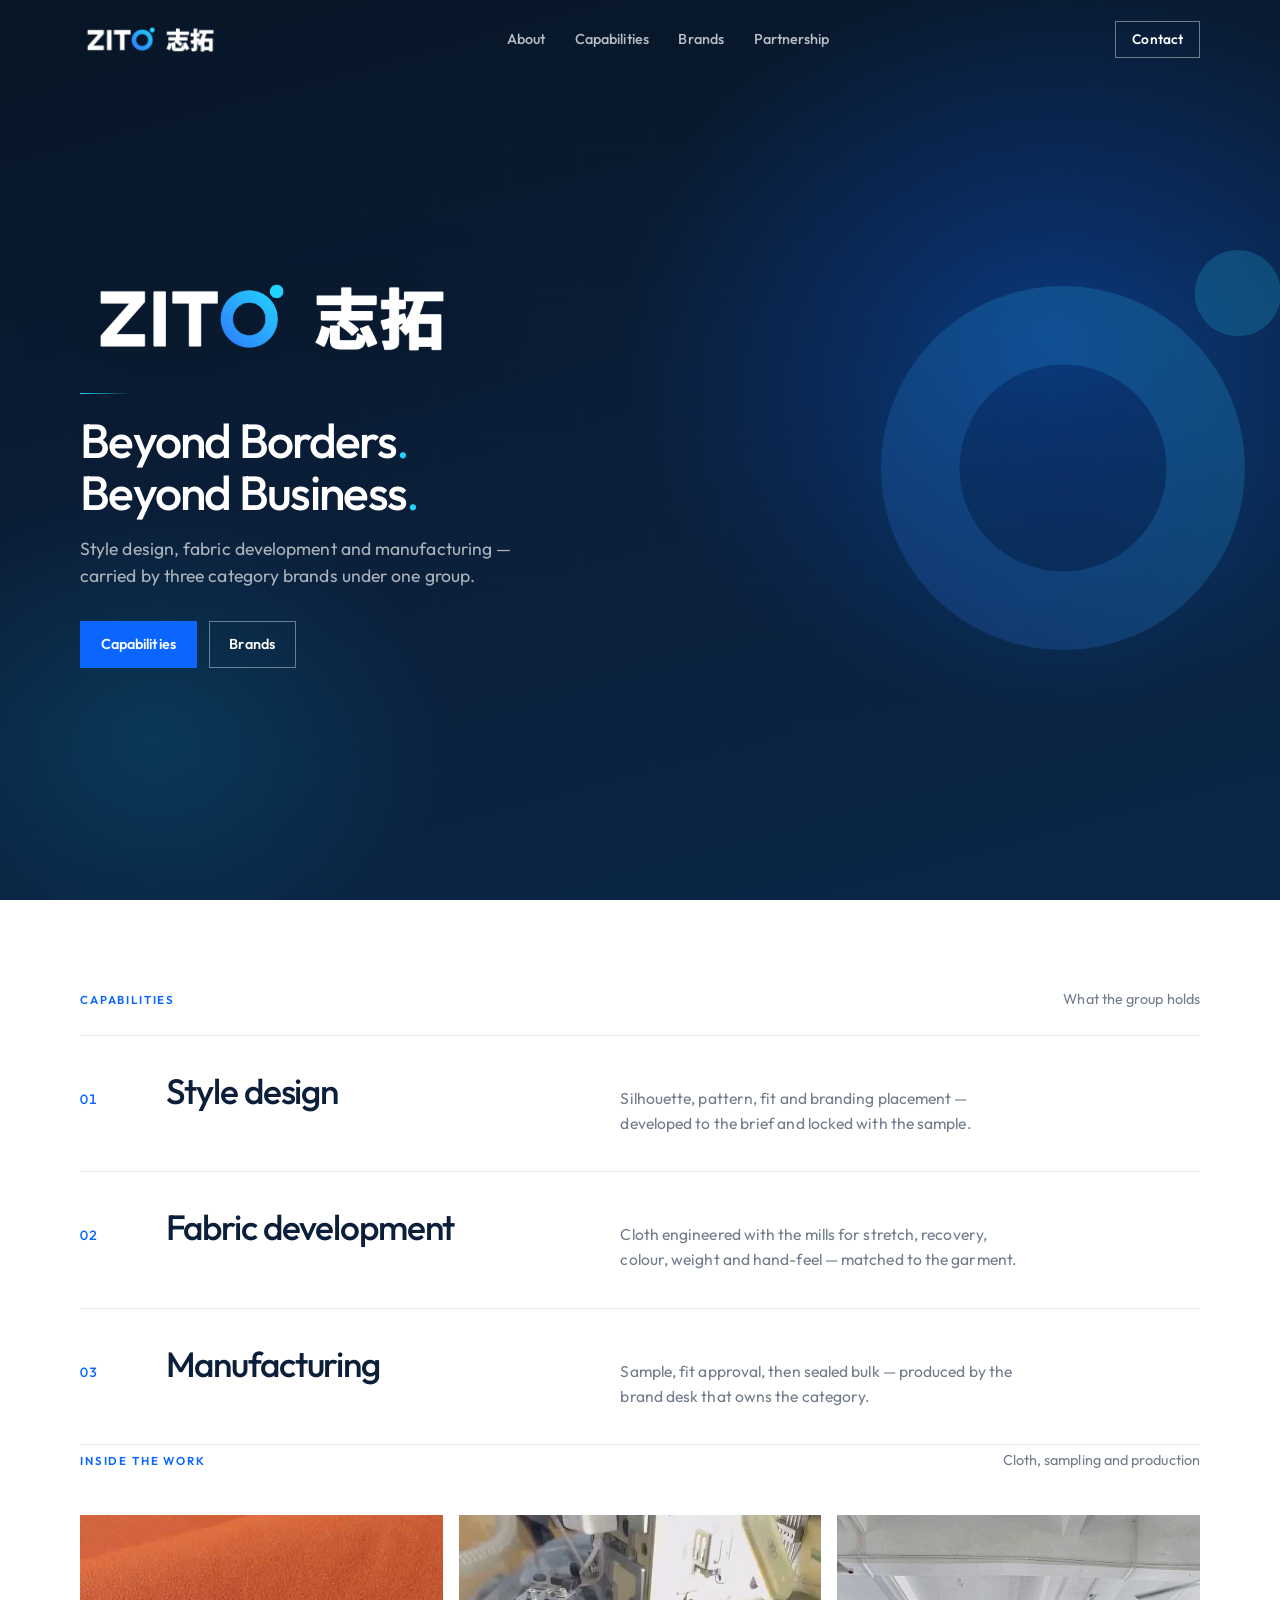
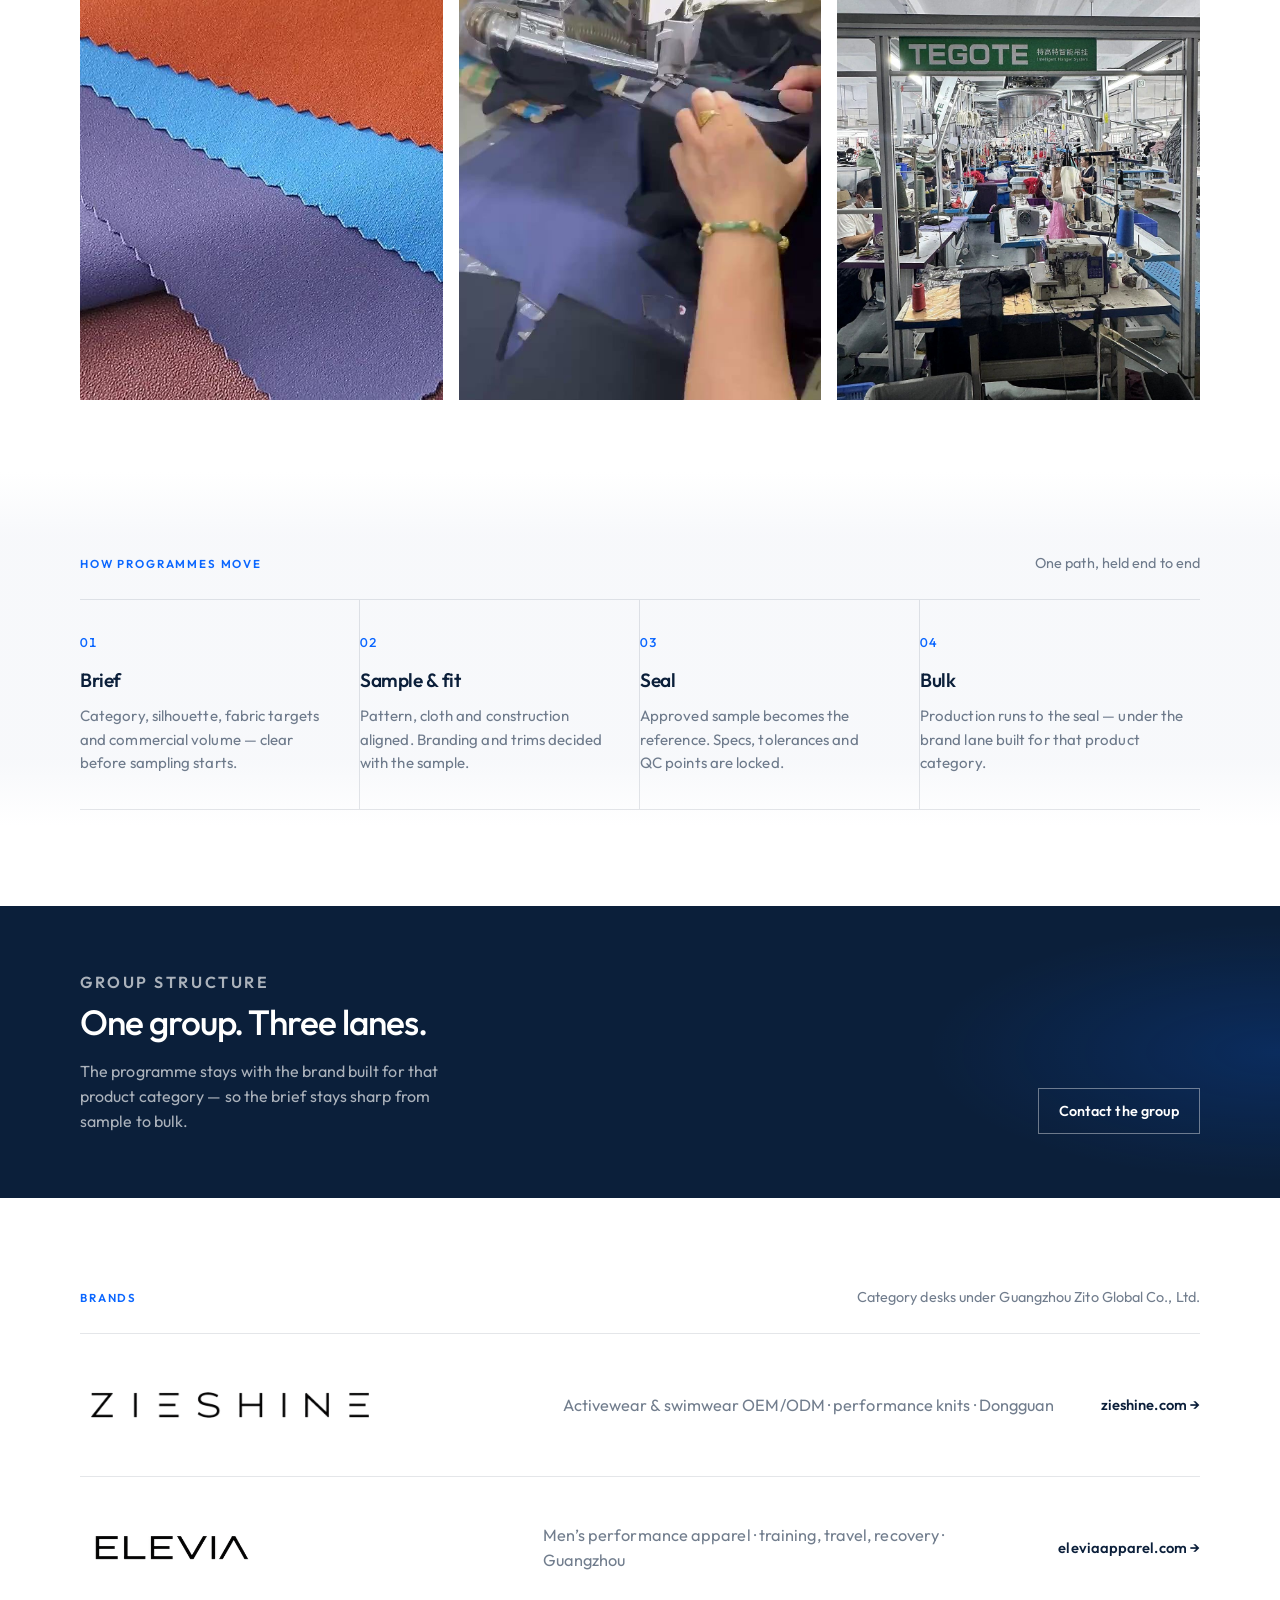
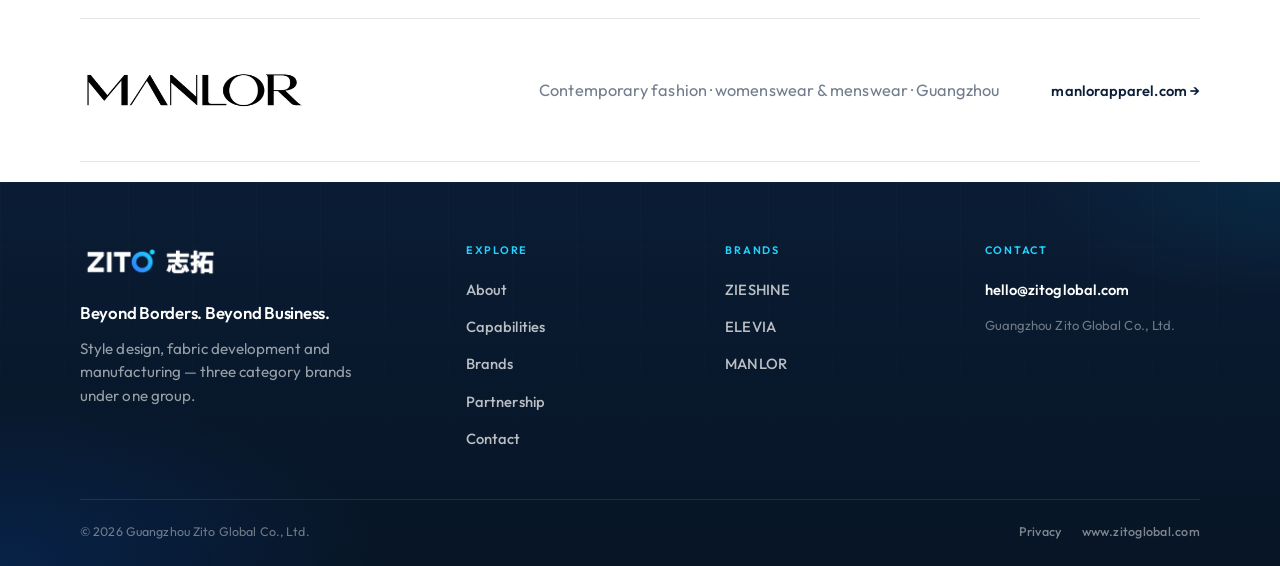
<file: index.html>
<!DOCTYPE html>
<html lang="en">
<head>
  <meta charset="utf-8">
  <meta name="viewport" content="width=device-width, initial-scale=1">
  <title>ZITO | Beyond Borders. Beyond Business.</title>
  <meta name="description" content="ZITO GLOBAL — Beyond Borders. Beyond Business. Style design, fabric development and manufacturing across ZIESHINE, ELEVIA and MANLOR.">
  <link rel="canonical" href="https://www.zitoglobal.com/">
  <meta property="og:type" content="website">
  <meta property="og:site_name" content="ZITO">
  <meta property="og:title" content="ZITO | Beyond Borders. Beyond Business.">
  <meta property="og:description" content="Style design, fabric development and manufacturing — across ZIESHINE, ELEVIA and MANLOR.">
  <meta property="og:url" content="https://www.zitoglobal.com/">
  <meta property="og:image" content="https://www.zitoglobal.com/assets/brand/zito-icon.png">
  <meta name="theme-color" content="#0B1F3A">
  <link rel="icon" type="image/png" sizes="32x32" href="/assets/brand/favicon-32.png">
  <link rel="apple-touch-icon" href="/assets/brand/favicon-180.png">
  <link rel="manifest" href="/site.webmanifest">
  <link rel="preconnect" href="https://fonts.googleapis.com">
  <link rel="preconnect" href="https://fonts.gstatic.com" crossorigin>
  <link href="https://fonts.googleapis.com/css2?family=Outfit:wght@400;500;600&display=swap" rel="stylesheet">
  <link rel="stylesheet" href="/assets/css/site.css?v=8">
</head>
<body class="home">
  <a class="skip" href="#main">Skip to content</a>
  <header class="site-header">
    <div class="nav">
      <a class="brand-logo" href="/" aria-label="ZITO home">
        <img class="logo-on-light" src="/assets/brand/logo-nav.png" alt="ZITO 志拓" width="460" height="128">
        <img class="logo-on-dark" src="/assets/brand/logo-hero.png" alt="" width="1151" height="320">
      </a>
      <ul class="menu" id="menu">
        <li><a href="/about.html">About</a></li>
        <li><a href="/capabilities.html">Capabilities</a></li>
        <li><a href="/brands.html">Brands</a></li>
        <li><a href="/partnership.html">Partnership</a></li>
        <li class="menu-cta"><a href="/contact.html">Contact</a></li>
      </ul>
      <a class="nav-cta" href="/contact.html">Contact</a>
      <button class="burger" id="burger" type="button" aria-label="Open menu" aria-expanded="false" aria-controls="menu">
        <span></span><span></span><span></span>
      </button>
    </div>
  </header>

  <main id="main">
    <section class="hero">
      <div class="hero-wash" aria-hidden="true"></div>
      <div class="hero-mesh" aria-hidden="true"></div>
      <div class="hero-orbit" aria-hidden="true">
        <img src="/assets/brand/zito-symbol-dark.svg" alt="">
      </div>
      <div class="hero-grid">
        <div class="hero-copy">
          <img class="hero-wordmark" src="/assets/brand/logo-hero.png" alt="ZITO 志拓" width="1151" height="320">
          <p class="hero-rule" aria-hidden="true"></p>
          <h1>Beyond Borders<span class="dot">.</span><br>Beyond Business<span class="dot">.</span></h1>
          <p class="hero-lead">Style design, fabric development and manufacturing — carried by three category brands under one group.</p>
          <div class="hero-actions">
            <a class="btn btn-primary" href="/capabilities.html">Capabilities</a>
            <a class="btn btn-ghost" href="/brands.html">Brands</a>
          </div>
        </div>
      </div>
    </section>

    <section class="ledger" aria-labelledby="cap-label">
      <div class="wrap">
        <div class="section-label reveal" id="cap-label">
          <span>Capabilities</span>
          <em>What the group holds</em>
        </div>
        <a class="ledger-row reveal" href="/capabilities.html#design">
          <em>01</em>
          <h2>Style design</h2>
          <p>Silhouette, pattern, fit and branding placement — developed to the brief and locked with the sample.</p>
        </a>
        <a class="ledger-row reveal d2" href="/capabilities.html#fabric">
          <em>02</em>
          <h2>Fabric development</h2>
          <p>Cloth engineered with the mills for stretch, recovery, colour, weight and hand-feel — matched to the garment.</p>
        </a>
        <a class="ledger-row reveal d3" href="/capabilities.html#manufacturing">
          <em>03</em>
          <h2>Manufacturing</h2>
          <p>Sample, fit approval, then sealed bulk — produced by the brand desk that owns the category.</p>
        </a>
      </div>
    </section>

    <section class="section section-tight" aria-label="Inside the work">
      <div class="wrap">
        <div class="section-label reveal"><span>Inside the work</span><em>Cloth, sampling and production</em></div>
        <div class="photo-grid">
          <figure class="photo reveal"><img src="/assets/img/fabric-hub.jpg" alt="Fabric development" width="1080" height="682" loading="lazy"><figcaption>Fabric development</figcaption></figure>
          <figure class="photo reveal"><img src="/assets/img/factory-sewing.jpg" alt="Garment sewing" width="720" height="1280" loading="lazy"><figcaption>Sampling and sewing</figcaption></figure>
          <figure class="photo reveal"><img src="/assets/img/factory-floor.jpg" alt="Production floor" width="1050" height="1400" loading="lazy"><figcaption>Manufacturing</figcaption></figure>
        </div>
      </div>
    </section>

    <section class="pathway" aria-labelledby="path-label">
      <div class="wrap">
        <div class="section-label reveal" id="path-label">
          <span>How programmes move</span>
          <em>One path, held end to end</em>
        </div>
        <ol class="path-grid">
          <li class="reveal">
            <em>01</em>
            <h3>Brief</h3>
            <p>Category, silhouette, fabric targets and commercial volume — clear before sampling starts.</p>
          </li>
          <li class="reveal d2">
            <em>02</em>
            <h3>Sample &amp; fit</h3>
            <p>Pattern, cloth and construction aligned. Branding and trims decided with the sample.</p>
          </li>
          <li class="reveal d3">
            <em>03</em>
            <h3>Seal</h3>
            <p>Approved sample becomes the reference. Specs, tolerances and QC points are locked.</p>
          </li>
          <li class="reveal d3">
            <em>04</em>
            <h3>Bulk</h3>
            <p>Production runs to the seal — under the brand lane built for that product category.</p>
          </li>
        </ol>
      </div>
    </section>

    <section class="bridge">
      <div class="wrap bridge-inner reveal">
        <div class="bridge-copy">
          <p class="bridge-kicker">Group structure</p>
          <h2>One group. Three lanes.</h2>
          <p>The programme stays with the brand built for that product category — so the brief stays sharp from sample to bulk.</p>
        </div>
        <a class="btn btn-ghost" href="/contact.html">Contact the group</a>
      </div>
    </section>

    <section class="directory" aria-labelledby="brands-label">
      <div class="wrap">
        <div class="section-label reveal" id="brands-label">
          <span>Brands</span>
          <em>Category desks under Guangzhou Zito Global Co., Ltd.</em>
        </div>
        <a class="dir reveal" href="https://www.zieshine.com/" rel="noopener noreferrer" target="_blank">
          <span class="dir-mark zieshine"><img src="/assets/brand/zieshine-wordmark.png" alt="ZIESHINE" width="762" height="120"></span>
          <span class="dir-meta">Activewear &amp; swimwear OEM/ODM · performance knits · Dongguan</span>
          <i>zieshine.com</i>
        </a>
        <a class="dir reveal d2" href="https://eleviaapparel.com/" rel="noopener noreferrer" target="_blank">
          <span class="dir-mark elevia"><img src="/assets/brand/elevia-wordmark.png" alt="ELEVIA" width="333" height="100"></span>
          <span class="dir-meta">Men’s performance apparel · training, travel, recovery · Guangzhou</span>
          <i>eleviaapparel.com</i>
        </a>
        <a class="dir reveal d3" href="https://manlorapparel.com/" rel="noopener noreferrer" target="_blank">
          <span class="dir-mark manlor"><img src="/assets/brand/manlor-wordmark.png" alt="MANLOR" width="420" height="90"></span>
          <span class="dir-meta">Contemporary fashion · womenswear &amp; menswear · Guangzhou</span>
          <i>manlorapparel.com</i>
        </a>
      </div>
    </section>
  </main>

  <footer class="site-footer">
    <div class="footer-inner">
      <div class="footer-top">
        <div class="footer-identity">
          <a href="/" aria-label="ZITO home">
            <img src="/assets/brand/logo-hero.png" alt="ZITO 志拓" width="1151" height="320">
          </a>
          <p class="footer-slogan">Beyond Borders. Beyond Business.</p>
          <p>Style design, fabric development and manufacturing — three category brands under one group.</p>
        </div>
        <nav class="footer-col" aria-label="Explore">
          <h3>Explore</h3>
          <ul>
            <li><a href="/about.html">About</a></li>
            <li><a href="/capabilities.html">Capabilities</a></li>
            <li><a href="/brands.html">Brands</a></li>
        <li><a href="/partnership.html">Partnership</a></li>
            <li><a href="/contact.html">Contact</a></li>
          </ul>
        </nav>
        <nav class="footer-col" aria-label="Brands">
          <h3>Brands</h3>
          <ul>
            <li><a href="https://www.zieshine.com/" rel="noopener noreferrer" target="_blank">ZIESHINE</a></li>
            <li><a href="https://eleviaapparel.com/" rel="noopener noreferrer" target="_blank">ELEVIA</a></li>
            <li><a href="https://manlorapparel.com/" rel="noopener noreferrer" target="_blank">MANLOR</a></li>
          </ul>
        </nav>
        <div class="footer-col">
          <h3>Contact</h3>
          <ul>
            <li><a class="footer-mail" href="mailto:hello@zitoglobal.com">hello@zitoglobal.com</a></li>
          </ul>
          <p class="footer-legal">Guangzhou Zito Global Co., Ltd.</p>
        </div>
      </div>
      <div class="footer-bottom">
        <p>© <span id="y"></span> Guangzhou Zito Global Co., Ltd.</p>
        <div class="footer-bottom-links">
          <a href="/privacy.html">Privacy</a>
          <a href="https://www.zitoglobal.com/">www.zitoglobal.com</a>
        </div>
      </div>
    </div>
  </footer>
  <script>document.getElementById("y").textContent = new Date().getFullYear();</script>
  <script src="/assets/js/site.js?v=8"></script>
</body>
</html>
</file>
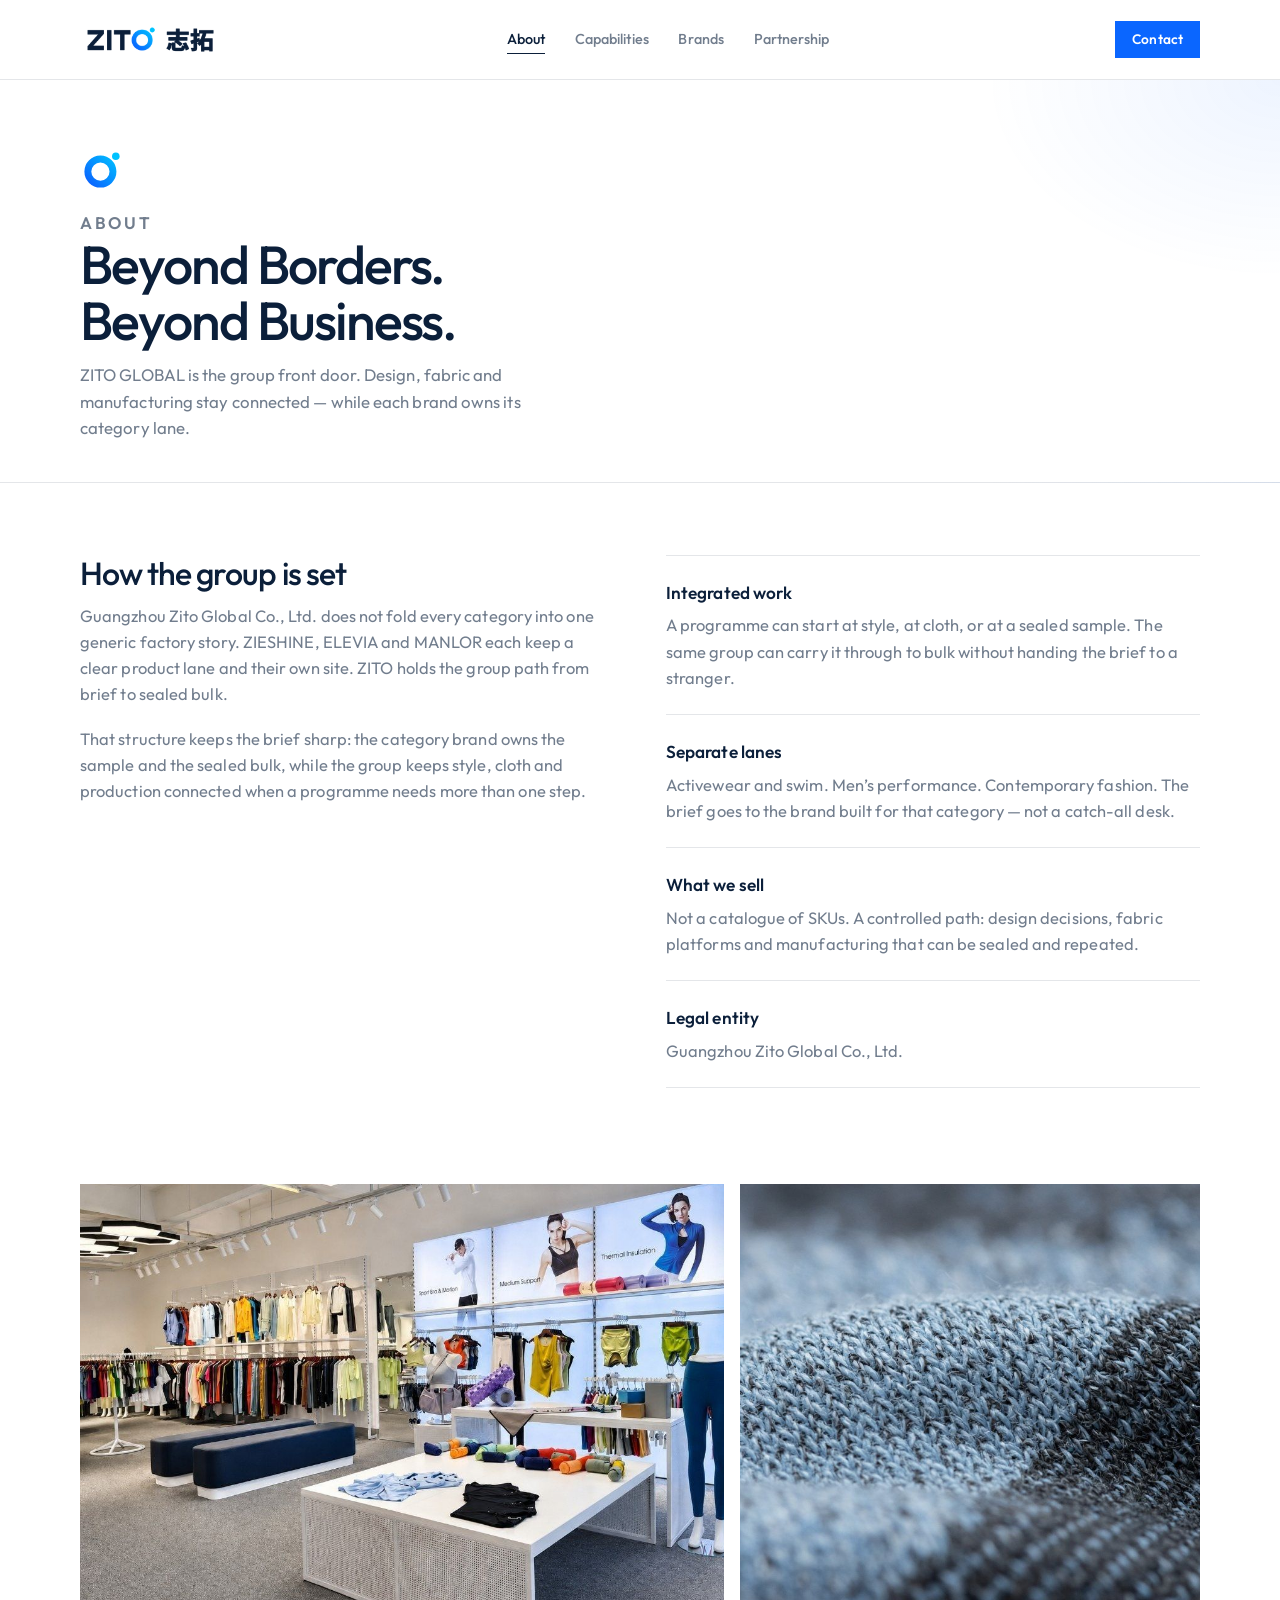
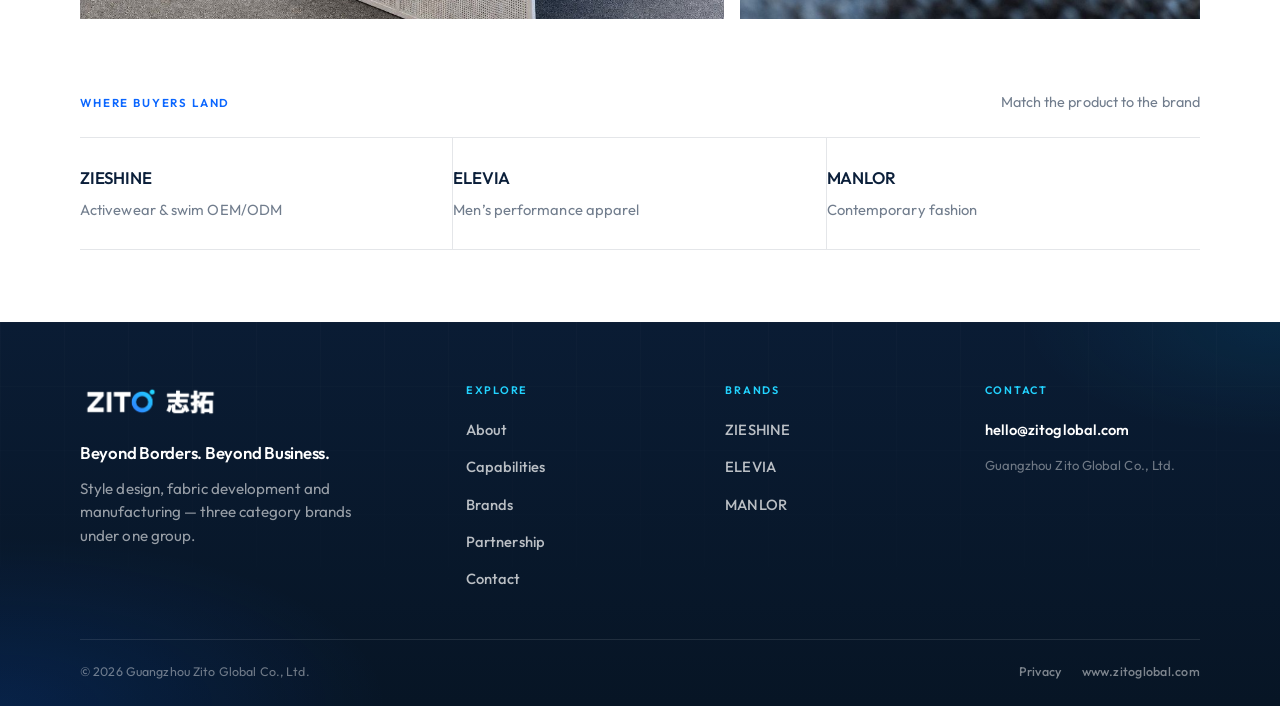
<file: about.html>
<!DOCTYPE html>
<html lang="en">
<head>
  <meta charset="utf-8">
  <meta name="viewport" content="width=device-width, initial-scale=1">
  <title>About — ZITO</title>
  <meta name="description" content="ZITO GLOBAL — Beyond Borders. Beyond Business. An apparel group for style design, fabric development and manufacturing.">
  <link rel="canonical" href="https://www.zitoglobal.com/about.html">
  <meta name="theme-color" content="#0B1F3A">
  <link rel="icon" type="image/png" sizes="32x32" href="/assets/brand/favicon-32.png">
  <link rel="apple-touch-icon" href="/assets/brand/favicon-180.png">
  <link rel="preconnect" href="https://fonts.googleapis.com">
  <link rel="preconnect" href="https://fonts.gstatic.com" crossorigin>
  <link href="https://fonts.googleapis.com/css2?family=Outfit:wght@400;500;600&display=swap" rel="stylesheet">
  <link rel="stylesheet" href="/assets/css/site.css?v=8">
</head>
<body>
  <a class="skip" href="#main">Skip to content</a>
  <header class="site-header">
    <div class="nav">
      <a class="brand-logo" href="/" aria-label="ZITO home">
        <img src="/assets/brand/logo-nav.png" alt="ZITO 志拓" width="460" height="128">
      </a>
      <ul class="menu" id="menu">
        <li><a href="/about.html" aria-current="page">About</a></li>
        <li><a href="/capabilities.html">Capabilities</a></li>
        <li><a href="/brands.html">Brands</a></li>
        <li><a href="/partnership.html">Partnership</a></li>
        <li class="menu-cta"><a href="/contact.html">Contact</a></li>
      </ul>
      <a class="nav-cta" href="/contact.html">Contact</a>
      <button class="burger" id="burger" type="button" aria-label="Open menu" aria-expanded="false" aria-controls="menu"><span></span><span></span><span></span></button>
    </div>
  </header>

  <main id="main">
    <section class="page-hero">
      <div class="wrap">
        <img class="mark" src="/assets/brand/zito-symbol.svg" alt="" width="48" height="48">
        <p class="page-kicker">About</p>
        <h1>Beyond Borders. Beyond Business.</h1>
        <p>ZITO GLOBAL is the group front door. Design, fabric and manufacturing stay connected — while each brand owns its category lane.</p>
      </div>
    </section>

    <section class="section">
      <div class="wrap split">
        <div class="reveal">
          <h2>How the group is set</h2>
          <p class="lede">Guangzhou Zito Global Co., Ltd. does not fold every category into one generic factory story. ZIESHINE, ELEVIA and MANLOR each keep a clear product lane and their own site. ZITO holds the group path from brief to sealed bulk.</p>
          <p class="lede">That structure keeps the brief sharp: the category brand owns the sample and the sealed bulk, while the group keeps style, cloth and production connected when a programme needs more than one step.</p>
        </div>
        <div class="stack reveal d2">
          <div class="panel">
            <h3>Integrated work</h3>
            <p>A programme can start at style, at cloth, or at a sealed sample. The same group can carry it through to bulk without handing the brief to a stranger.</p>
          </div>
          <div class="panel">
            <h3>Separate lanes</h3>
            <p>Activewear and swim. Men’s performance. Contemporary fashion. The brief goes to the brand built for that category — not a catch-all desk.</p>
          </div>
          <div class="panel">
            <h3>What we sell</h3>
            <p>Not a catalogue of SKUs. A controlled path: design decisions, fabric platforms and manufacturing that can be sealed and repeated.</p>
          </div>
          <div class="panel">
            <h3>Legal entity</h3>
            <p>Guangzhou Zito Global Co., Ltd.</p>
          </div>
        </div>
      </div>
    </section>

    <section class="section section-tight" aria-label="Group in pictures">
      <div class="wrap photo-grid two">
        <figure class="photo wide reveal"><img src="/assets/img/showroom.jpg" alt="Showroom" width="1024" height="768" loading="lazy"><figcaption>Showroom</figcaption></figure>
        <figure class="photo wide reveal"><img src="/assets/img/knit-macro.jpg" alt="Knit fabric close-up" width="1280" height="720" loading="lazy"><figcaption>Fabric detail</figcaption></figure>
      </div>
    </section>

    <section class="section section-tight">
      <div class="wrap">
        <div class="section-label reveal">
          <span>Where buyers land</span>
          <em>Match the product to the brand</em>
        </div>
        <div class="about-lanes reveal">
          <a href="https://www.zieshine.com/" rel="noopener noreferrer" target="_blank"><strong>ZIESHINE</strong><span>Activewear &amp; swim OEM/ODM</span></a>
          <a href="https://eleviaapparel.com/" rel="noopener noreferrer" target="_blank"><strong>ELEVIA</strong><span>Men’s performance apparel</span></a>
          <a href="https://manlorapparel.com/" rel="noopener noreferrer" target="_blank"><strong>MANLOR</strong><span>Contemporary fashion</span></a>
        </div>
      </div>
    </section>
  </main>

  <footer class="site-footer">
    <div class="footer-inner">
      <div class="footer-top">
        <div class="footer-identity">
          <a href="/" aria-label="ZITO home">
            <img src="/assets/brand/logo-hero.png" alt="ZITO 志拓" width="1151" height="320">
          </a>
          <p class="footer-slogan">Beyond Borders. Beyond Business.</p>
          <p>Style design, fabric development and manufacturing — three category brands under one group.</p>
        </div>
        <nav class="footer-col" aria-label="Explore">
          <h3>Explore</h3>
          <ul>
            <li><a href="/about.html">About</a></li>
            <li><a href="/capabilities.html">Capabilities</a></li>
            <li><a href="/brands.html">Brands</a></li>
        <li><a href="/partnership.html">Partnership</a></li>
            <li><a href="/contact.html">Contact</a></li>
          </ul>
        </nav>
        <nav class="footer-col" aria-label="Brands">
          <h3>Brands</h3>
          <ul>
            <li><a href="https://www.zieshine.com/" rel="noopener noreferrer" target="_blank">ZIESHINE</a></li>
            <li><a href="https://eleviaapparel.com/" rel="noopener noreferrer" target="_blank">ELEVIA</a></li>
            <li><a href="https://manlorapparel.com/" rel="noopener noreferrer" target="_blank">MANLOR</a></li>
          </ul>
        </nav>
        <div class="footer-col">
          <h3>Contact</h3>
          <ul>
            <li><a class="footer-mail" href="mailto:hello@zitoglobal.com">hello@zitoglobal.com</a></li>
          </ul>
          <p class="footer-legal">Guangzhou Zito Global Co., Ltd.</p>
        </div>
      </div>
      <div class="footer-bottom">
        <p>© <span id="y"></span> Guangzhou Zito Global Co., Ltd.</p>
        <div class="footer-bottom-links">
          <a href="/privacy.html">Privacy</a>
          <a href="https://www.zitoglobal.com/">www.zitoglobal.com</a>
        </div>
      </div>
    </div>
  </footer>
  <script>document.getElementById("y").textContent = new Date().getFullYear();</script>
  <script src="/assets/js/site.js?v=8"></script>
</body>
</html>
</file>
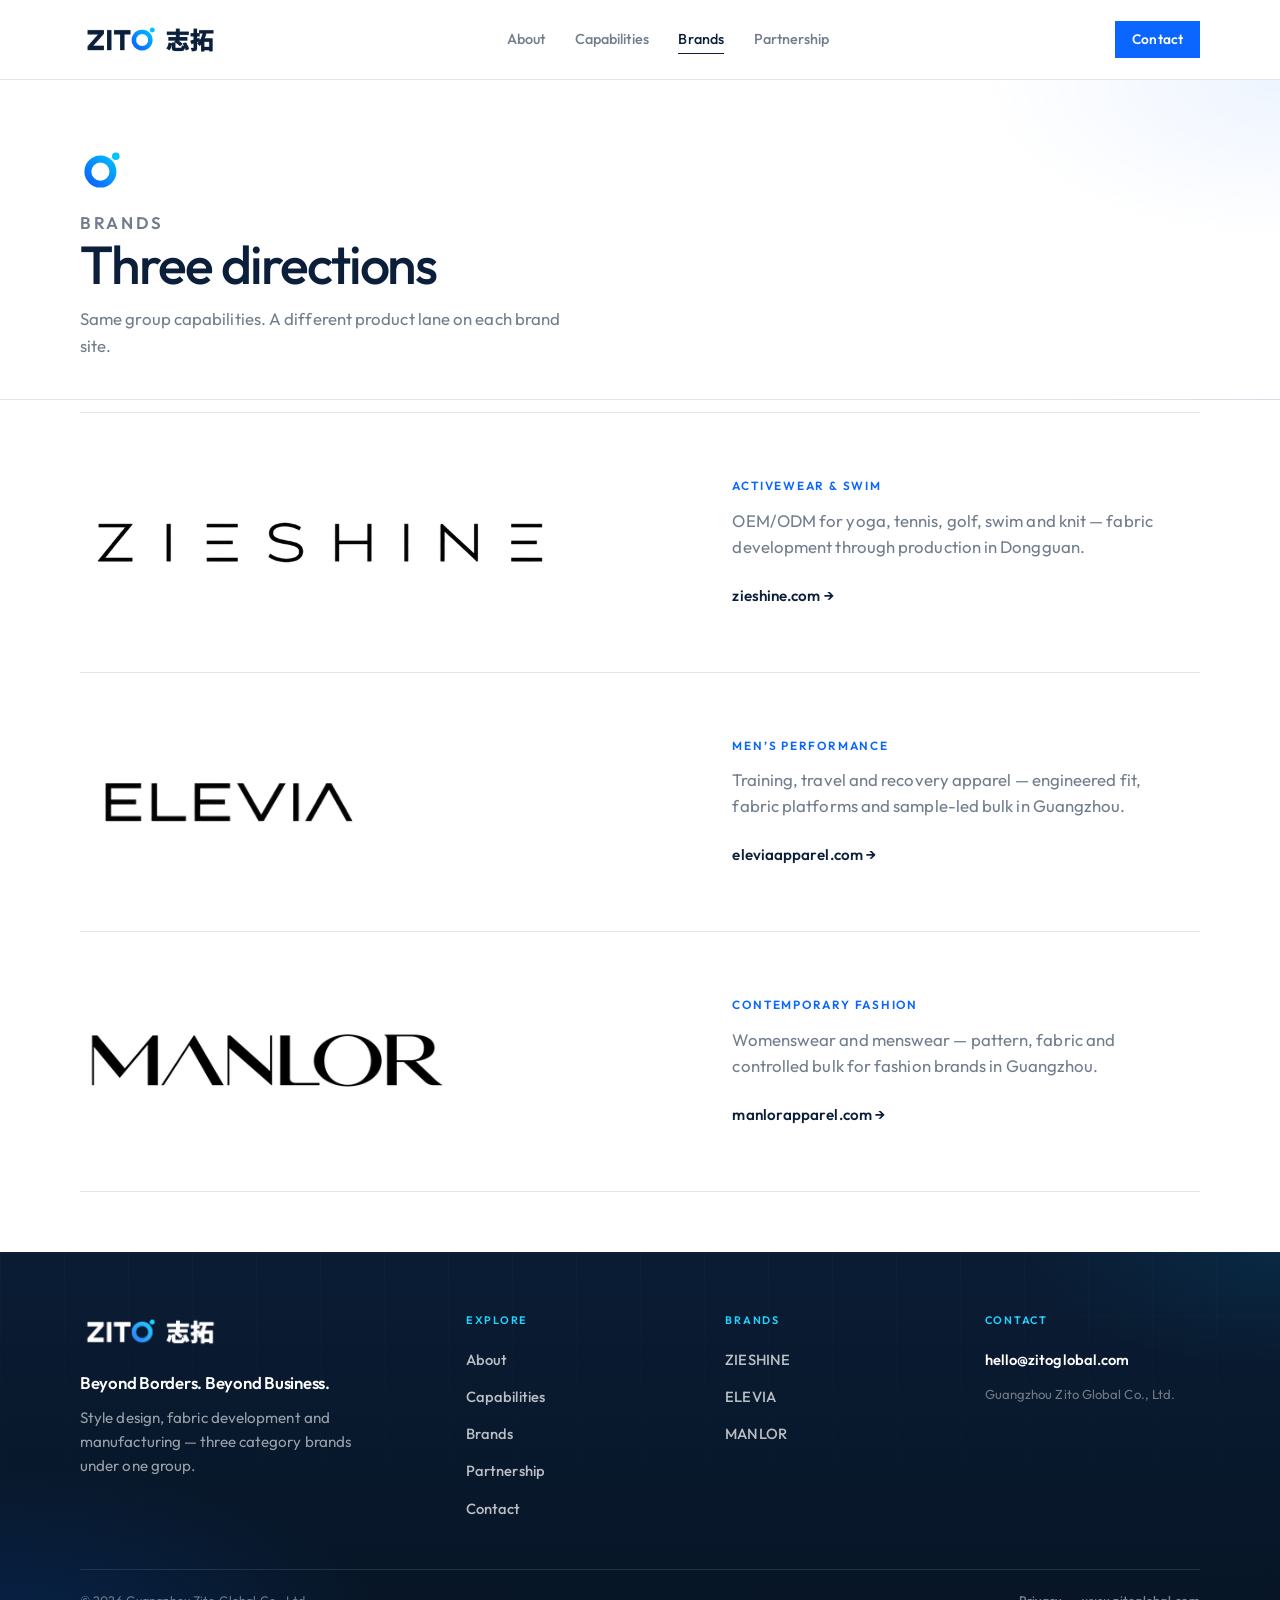
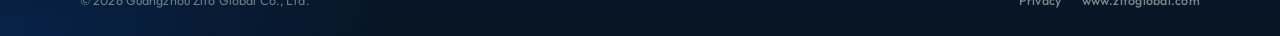
<file: brands.html>
<!DOCTYPE html>
<html lang="en">
<head>
  <meta charset="utf-8">
  <meta name="viewport" content="width=device-width, initial-scale=1">
  <title>Brands — ZITO</title>
  <meta name="description" content="ZITO brands: ZIESHINE activewear and swimwear, ELEVIA men’s performance apparel, MANLOR contemporary fashion.">
  <link rel="canonical" href="https://www.zitoglobal.com/brands.html">
  <meta name="theme-color" content="#0B1F3A">
  <link rel="icon" type="image/png" sizes="32x32" href="/assets/brand/favicon-32.png">
  <link rel="apple-touch-icon" href="/assets/brand/favicon-180.png">
  <link rel="preconnect" href="https://fonts.googleapis.com">
  <link rel="preconnect" href="https://fonts.gstatic.com" crossorigin>
  <link href="https://fonts.googleapis.com/css2?family=Outfit:wght@400;500;600&display=swap" rel="stylesheet">
  <link rel="stylesheet" href="/assets/css/site.css?v=8">
</head>
<body>
  <a class="skip" href="#main">Skip to content</a>
  <header class="site-header">
    <div class="nav">
      <a class="brand-logo" href="/" aria-label="ZITO home">
        <img src="/assets/brand/logo-nav.png" alt="ZITO 志拓" width="460" height="128">
      </a>
      <ul class="menu" id="menu">
        <li><a href="/about.html">About</a></li>
        <li><a href="/capabilities.html">Capabilities</a></li>
        <li><a href="/brands.html" aria-current="page">Brands</a></li>
        <li><a href="/partnership.html">Partnership</a></li>
        <li class="menu-cta"><a href="/contact.html">Contact</a></li>
      </ul>
      <a class="nav-cta" href="/contact.html">Contact</a>
      <button class="burger" id="burger" type="button" aria-label="Open menu" aria-expanded="false" aria-controls="menu"><span></span><span></span><span></span></button>
    </div>
  </header>

  <main id="main">
    <section class="page-hero">
      <div class="wrap">
        <img class="mark" src="/assets/brand/zito-symbol.svg" alt="" width="48" height="48">
        <p class="page-kicker">Brands</p>
        <h1>Three directions</h1>
        <p>Same group capabilities. A different product lane on each brand site.</p>
      </div>
    </section>

    <section class="brand-lanes">
      <div class="wrap">
        <a class="brand-lane zieshine reveal" href="https://www.zieshine.com/" rel="noopener noreferrer" target="_blank">
          <div class="brand-lane-logo">
            <img src="/assets/brand/zieshine-wordmark.png" alt="ZIESHINE" width="762" height="120">
          </div>
          <div class="brand-lane-copy">
            <p class="lane-tag">Activewear &amp; swim</p>
            <p>OEM/ODM for yoga, tennis, golf, swim and knit — fabric development through production in Dongguan.</p>
            <span class="go">zieshine.com →</span>
          </div>
        </a>
        <a class="brand-lane elevia reveal d2" href="https://eleviaapparel.com/" rel="noopener noreferrer" target="_blank">
          <div class="brand-lane-logo">
            <img src="/assets/brand/elevia-wordmark.png" alt="ELEVIA" width="333" height="100">
          </div>
          <div class="brand-lane-copy">
            <p class="lane-tag">Men’s performance</p>
            <p>Training, travel and recovery apparel — engineered fit, fabric platforms and sample-led bulk in Guangzhou.</p>
            <span class="go">eleviaapparel.com →</span>
          </div>
        </a>
        <a class="brand-lane manlor reveal d3" href="https://manlorapparel.com/" rel="noopener noreferrer" target="_blank">
          <div class="brand-lane-logo">
            <img src="/assets/brand/manlor-wordmark.png" alt="MANLOR" width="420" height="90">
          </div>
          <div class="brand-lane-copy">
            <p class="lane-tag">Contemporary fashion</p>
            <p>Womenswear and menswear — pattern, fabric and controlled bulk for fashion brands in Guangzhou.</p>
            <span class="go">manlorapparel.com →</span>
          </div>
        </a>
      </div>
    </section>
  </main>
  <footer class="site-footer">
    <div class="footer-inner">
      <div class="footer-top">
        <div class="footer-identity">
          <a href="/" aria-label="ZITO home">
            <img src="/assets/brand/logo-hero.png" alt="ZITO 志拓" width="1151" height="320">
          </a>
          <p class="footer-slogan">Beyond Borders. Beyond Business.</p>
          <p>Style design, fabric development and manufacturing — three category brands under one group.</p>
        </div>
        <nav class="footer-col" aria-label="Explore">
          <h3>Explore</h3>
          <ul>
            <li><a href="/about.html">About</a></li>
            <li><a href="/capabilities.html">Capabilities</a></li>
            <li><a href="/brands.html">Brands</a></li>
            <li><a href="/partnership.html">Partnership</a></li>
            <li><a href="/contact.html">Contact</a></li>
          </ul>
        </nav>
        <nav class="footer-col" aria-label="Brands">
          <h3>Brands</h3>
          <ul>
            <li><a href="https://www.zieshine.com/" rel="noopener noreferrer" target="_blank">ZIESHINE</a></li>
            <li><a href="https://eleviaapparel.com/" rel="noopener noreferrer" target="_blank">ELEVIA</a></li>
            <li><a href="https://manlorapparel.com/" rel="noopener noreferrer" target="_blank">MANLOR</a></li>
          </ul>
        </nav>
        <div class="footer-col">
          <h3>Contact</h3>
          <ul>
            <li><a class="footer-mail" href="mailto:hello@zitoglobal.com">hello@zitoglobal.com</a></li>
          </ul>
          <p class="footer-legal">Guangzhou Zito Global Co., Ltd.</p>
        </div>
      </div>
      <div class="footer-bottom">
        <p>© <span id="y"></span> Guangzhou Zito Global Co., Ltd.</p>
        <div class="footer-bottom-links">
          <a href="/privacy.html">Privacy</a>
          <a href="https://www.zitoglobal.com/">www.zitoglobal.com</a>
        </div>
      </div>
    </div>
  </footer>
  <script>document.getElementById("y").textContent = new Date().getFullYear();</script>
  <script src="/assets/js/site.js?v=8"></script>
</body>
</html>
</file>
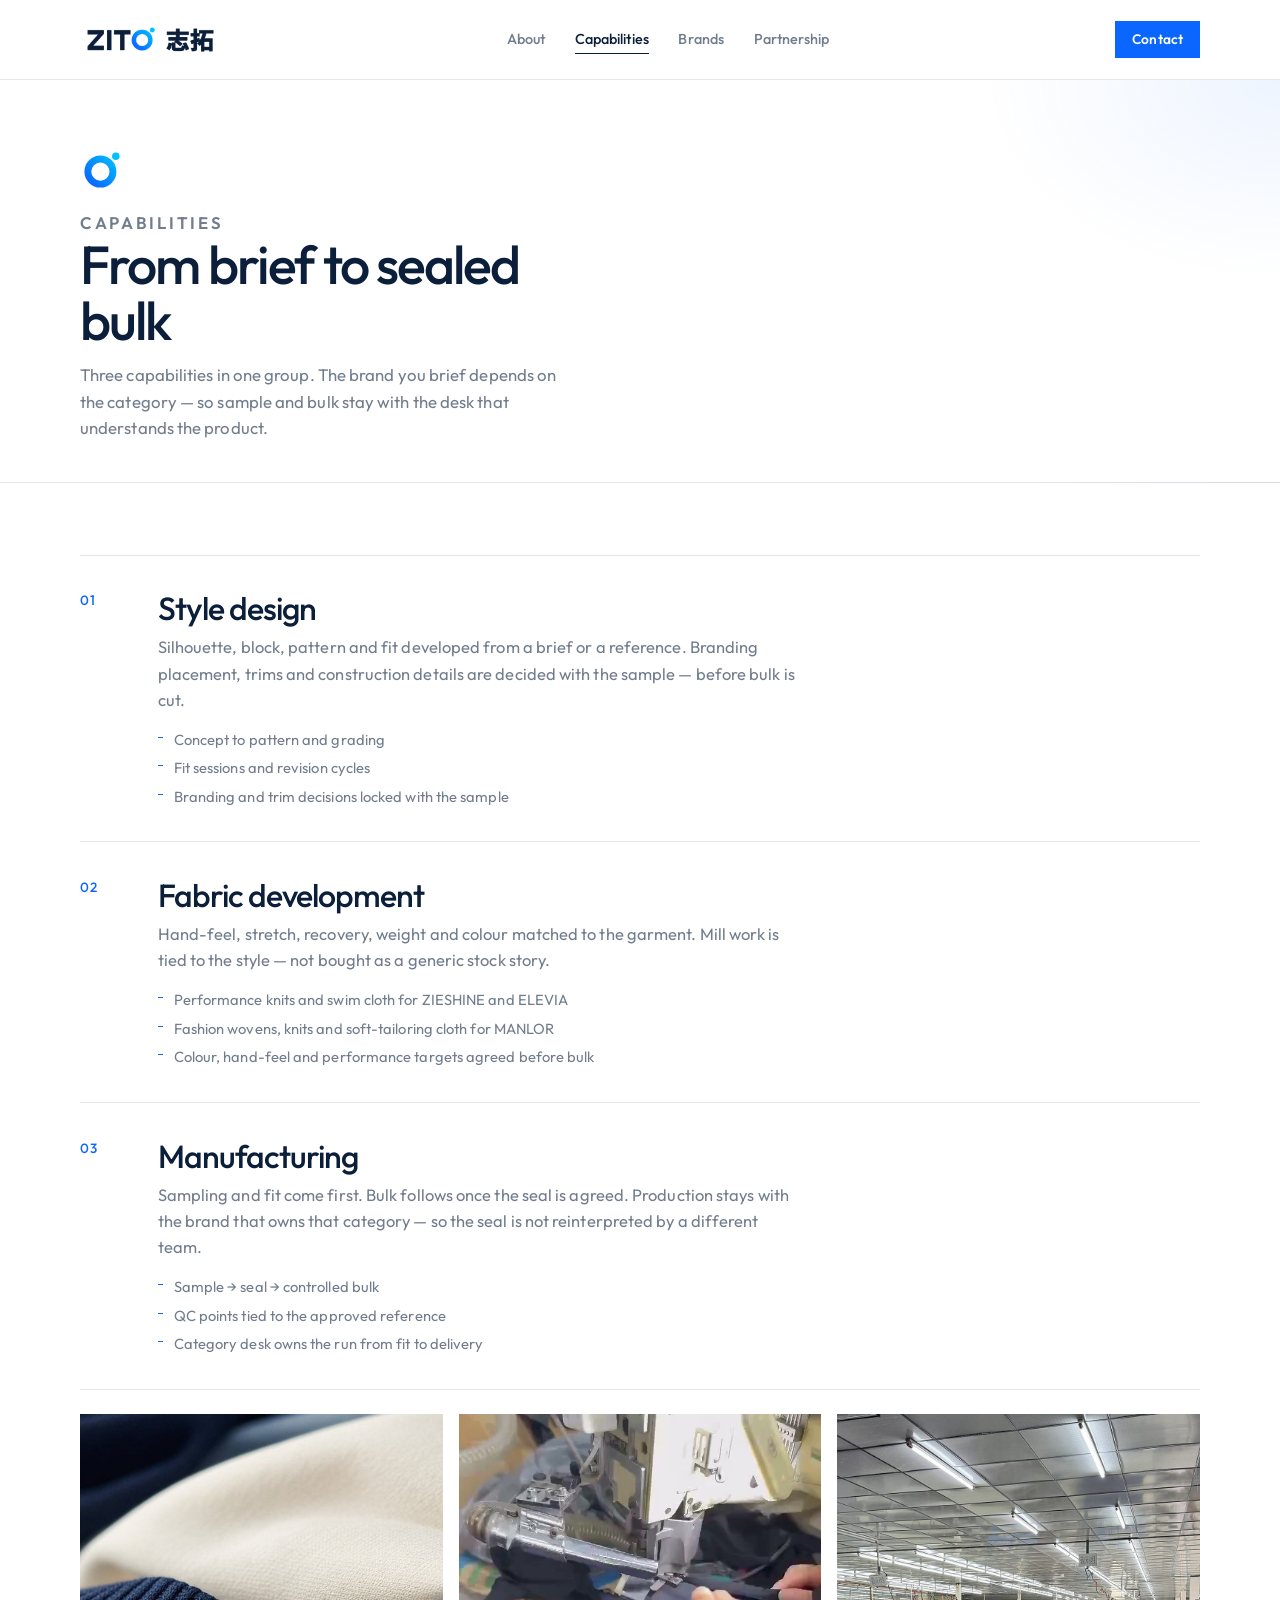
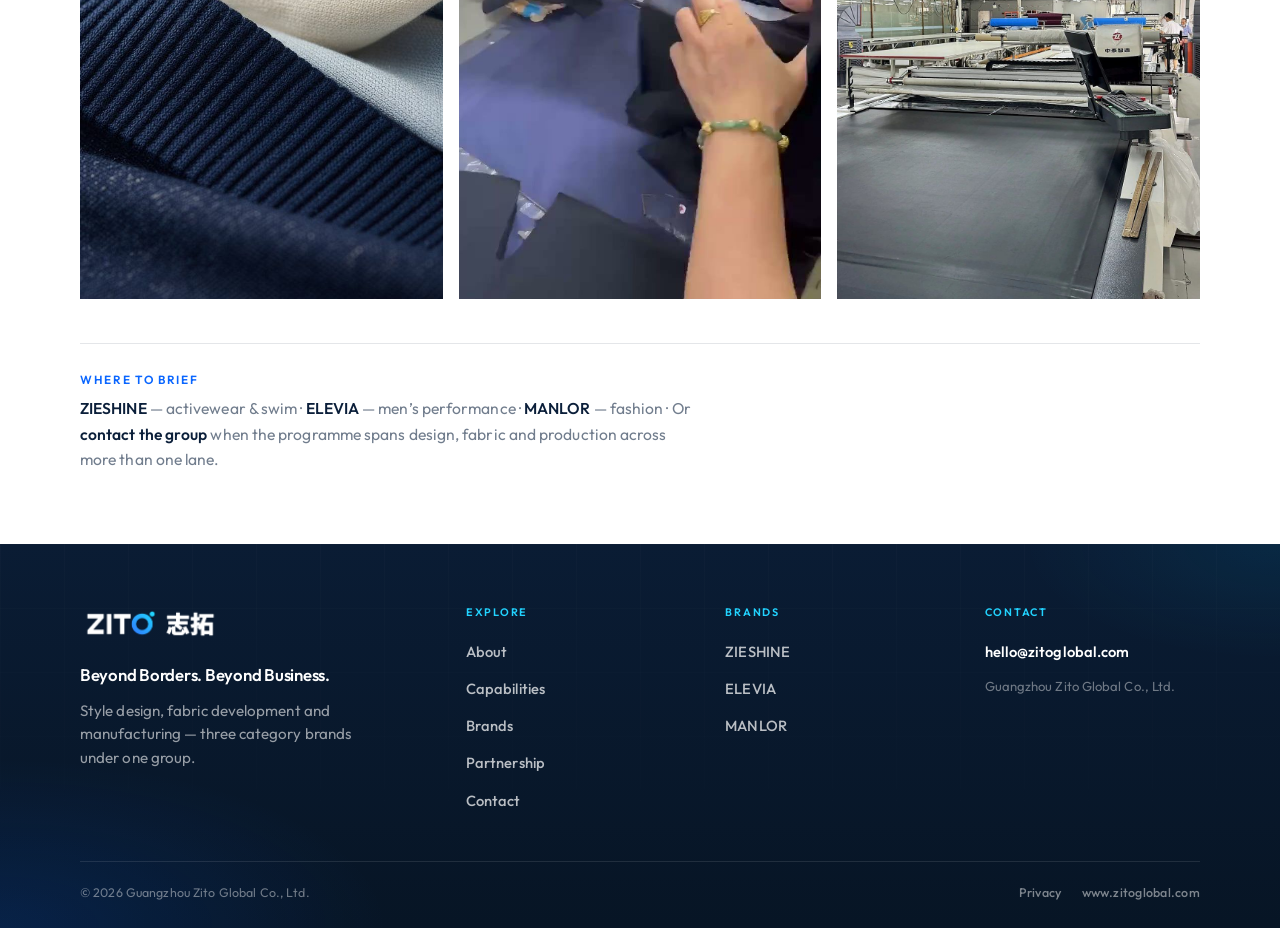
<file: capabilities.html>
<!DOCTYPE html>
<html lang="en">
<head>
  <meta charset="utf-8">
  <meta name="viewport" content="width=device-width, initial-scale=1">
  <title>Capabilities — ZITO</title>
  <meta name="description" content="ZITO GLOBAL capabilities: style design, fabric development and manufacturing across ZIESHINE, ELEVIA and MANLOR — from brief to sealed bulk.">
  <link rel="canonical" href="https://www.zitoglobal.com/capabilities.html">
  <meta name="theme-color" content="#0B1F3A">
  <link rel="icon" type="image/png" sizes="32x32" href="/assets/brand/favicon-32.png">
  <link rel="apple-touch-icon" href="/assets/brand/favicon-180.png">
  <link rel="preconnect" href="https://fonts.googleapis.com">
  <link rel="preconnect" href="https://fonts.gstatic.com" crossorigin>
  <link href="https://fonts.googleapis.com/css2?family=Outfit:wght@400;500;600&display=swap" rel="stylesheet">
  <link rel="stylesheet" href="/assets/css/site.css?v=8">
</head>
<body>
  <a class="skip" href="#main">Skip to content</a>
  <header class="site-header">
    <div class="nav">
      <a class="brand-logo" href="/" aria-label="ZITO home">
        <img src="/assets/brand/logo-nav.png" alt="ZITO 志拓" width="460" height="128">
      </a>
      <ul class="menu" id="menu">
        <li><a href="/about.html">About</a></li>
        <li><a href="/capabilities.html" aria-current="page">Capabilities</a></li>
        <li><a href="/brands.html">Brands</a></li>
        <li><a href="/partnership.html">Partnership</a></li>
        <li class="menu-cta"><a href="/contact.html">Contact</a></li>
      </ul>
      <a class="nav-cta" href="/contact.html">Contact</a>
      <button class="burger" id="burger" type="button" aria-label="Open menu" aria-expanded="false" aria-controls="menu"><span></span><span></span><span></span></button>
    </div>
  </header>

  <main id="main">
    <section class="page-hero">
      <div class="wrap">
        <img class="mark" src="/assets/brand/zito-symbol.svg" alt="" width="48" height="48">
        <p class="page-kicker">Capabilities</p>
        <h1>From brief to sealed bulk</h1>
        <p>Three capabilities in one group. The brand you brief depends on the category — so sample and bulk stay with the desk that understands the product.</p>
      </div>
    </section>

    <section class="section">
      <div class="wrap">
        <article class="cap reveal" id="design">
          <em>01</em>
          <div>
            <h2>Style design</h2>
            <p>Silhouette, block, pattern and fit developed from a brief or a reference. Branding placement, trims and construction details are decided with the sample — before bulk is cut.</p>
            <ul class="cap-points">
              <li>Concept to pattern and grading</li>
              <li>Fit sessions and revision cycles</li>
              <li>Branding and trim decisions locked with the sample</li>
            </ul>
          </div>
        </article>
        <article class="cap reveal d2" id="fabric">
          <em>02</em>
          <div>
            <h2>Fabric development</h2>
            <p>Hand-feel, stretch, recovery, weight and colour matched to the garment. Mill work is tied to the style — not bought as a generic stock story.</p>
            <ul class="cap-points">
              <li>Performance knits and swim cloth for ZIESHINE and ELEVIA</li>
              <li>Fashion wovens, knits and soft-tailoring cloth for MANLOR</li>
              <li>Colour, hand-feel and performance targets agreed before bulk</li>
            </ul>
          </div>
        </article>
        <article class="cap reveal d3" id="manufacturing">
          <em>03</em>
          <div>
            <h2>Manufacturing</h2>
            <p>Sampling and fit come first. Bulk follows once the seal is agreed. Production stays with the brand that owns that category — so the seal is not reinterpreted by a different team.</p>
            <ul class="cap-points">
              <li>Sample → seal → controlled bulk</li>
              <li>QC points tied to the approved reference</li>
              <li>Category desk owns the run from fit to delivery</li>
            </ul>
          </div>
        </article>

        <div class="photo-grid">
          <figure class="photo reveal"><img src="/assets/img/hero-fabric.jpg" alt="Fabric development" width="1280" height="720" loading="lazy"><figcaption>Fabric development</figcaption></figure>
          <figure class="photo reveal"><img src="/assets/img/factory-sewing.jpg" alt="Sampling and sewing" width="720" height="1280" loading="lazy"><figcaption>Sample &amp; fit</figcaption></figure>
          <figure class="photo reveal"><img src="/assets/img/factory-cnc.jpg" alt="Automated cutting" width="1050" height="1312" loading="lazy"><figcaption>Cutting and production</figcaption></figure>
        </div>

        <aside class="route-note reveal">
          <h3>Where to brief</h3>
          <p><a href="https://www.zieshine.com/" rel="noopener noreferrer" target="_blank">ZIESHINE</a> — activewear &amp; swim · <a href="https://eleviaapparel.com/" rel="noopener noreferrer" target="_blank">ELEVIA</a> — men’s performance · <a href="https://manlorapparel.com/" rel="noopener noreferrer" target="_blank">MANLOR</a> — fashion · Or <a href="/contact.html">contact the group</a> when the programme spans design, fabric and production across more than one lane.</p>
        </aside>
      </div>
    </section>
  </main>

  <footer class="site-footer">
    <div class="footer-inner">
      <div class="footer-top">
        <div class="footer-identity">
          <a href="/" aria-label="ZITO home">
            <img src="/assets/brand/logo-hero.png" alt="ZITO 志拓" width="1151" height="320">
          </a>
          <p class="footer-slogan">Beyond Borders. Beyond Business.</p>
          <p>Style design, fabric development and manufacturing — three category brands under one group.</p>
        </div>
        <nav class="footer-col" aria-label="Explore">
          <h3>Explore</h3>
          <ul>
            <li><a href="/about.html">About</a></li>
            <li><a href="/capabilities.html">Capabilities</a></li>
            <li><a href="/brands.html">Brands</a></li>
        <li><a href="/partnership.html">Partnership</a></li>
            <li><a href="/contact.html">Contact</a></li>
          </ul>
        </nav>
        <nav class="footer-col" aria-label="Brands">
          <h3>Brands</h3>
          <ul>
            <li><a href="https://www.zieshine.com/" rel="noopener noreferrer" target="_blank">ZIESHINE</a></li>
            <li><a href="https://eleviaapparel.com/" rel="noopener noreferrer" target="_blank">ELEVIA</a></li>
            <li><a href="https://manlorapparel.com/" rel="noopener noreferrer" target="_blank">MANLOR</a></li>
          </ul>
        </nav>
        <div class="footer-col">
          <h3>Contact</h3>
          <ul>
            <li><a class="footer-mail" href="mailto:hello@zitoglobal.com">hello@zitoglobal.com</a></li>
          </ul>
          <p class="footer-legal">Guangzhou Zito Global Co., Ltd.</p>
        </div>
      </div>
      <div class="footer-bottom">
        <p>© <span id="y"></span> Guangzhou Zito Global Co., Ltd.</p>
        <div class="footer-bottom-links">
          <a href="/privacy.html">Privacy</a>
          <a href="https://www.zitoglobal.com/">www.zitoglobal.com</a>
        </div>
      </div>
    </div>
  </footer>
  <script>document.getElementById("y").textContent = new Date().getFullYear();</script>
  <script src="/assets/js/site.js?v=8"></script>
</body>
</html>
</file>
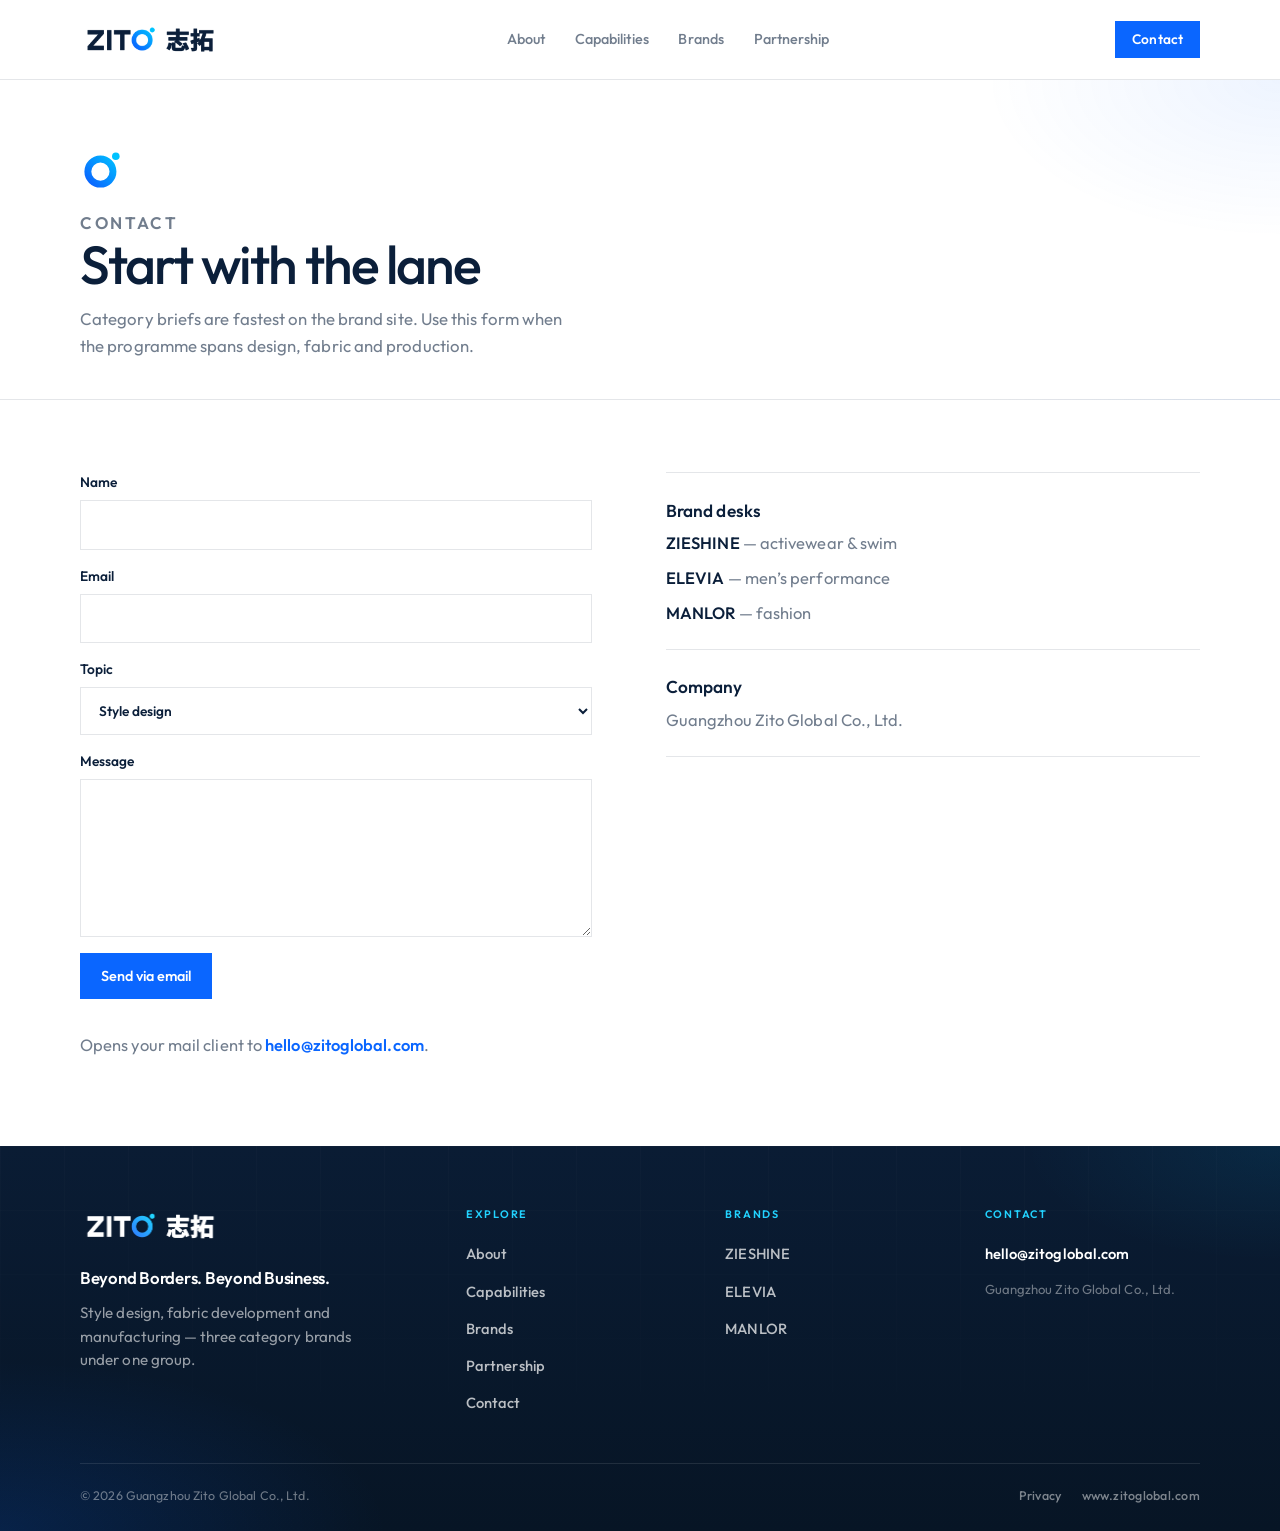
<file: contact.html>
<!DOCTYPE html>
<html lang="en">
<head>
  <meta charset="utf-8">
  <meta name="viewport" content="width=device-width, initial-scale=1">
  <title>Contact — ZITO</title>
  <meta name="description" content="Contact Guangzhou Zito Global Co., Ltd. about style design, fabric development or manufacturing.">
  <link rel="canonical" href="https://www.zitoglobal.com/contact.html">
  <meta name="theme-color" content="#0B1F3A">
  <link rel="icon" type="image/png" sizes="32x32" href="/assets/brand/favicon-32.png">
  <link rel="apple-touch-icon" href="/assets/brand/favicon-180.png">
  <link rel="preconnect" href="https://fonts.googleapis.com">
  <link rel="preconnect" href="https://fonts.gstatic.com" crossorigin>
  <link href="https://fonts.googleapis.com/css2?family=Outfit:wght@400;500;600&display=swap" rel="stylesheet">
  <link rel="stylesheet" href="/assets/css/site.css?v=8">
</head>
<body>
  <a class="skip" href="#main">Skip to content</a>
  <header class="site-header">
    <div class="nav">
      <a class="brand-logo" href="/" aria-label="ZITO home">
        <img src="/assets/brand/logo-nav.png" alt="ZITO 志拓" width="460" height="128">
      </a>
      <ul class="menu" id="menu">
        <li><a href="/about.html">About</a></li>
        <li><a href="/capabilities.html">Capabilities</a></li>
        <li><a href="/brands.html">Brands</a></li>
        <li><a href="/partnership.html">Partnership</a></li>
        <li class="menu-cta"><a href="/contact.html">Contact</a></li>
      </ul>
      <a class="nav-cta" href="/contact.html">Contact</a>
      <button class="burger" id="burger" type="button" aria-label="Open menu" aria-expanded="false" aria-controls="menu"><span></span><span></span><span></span></button>
    </div>
  </header>

  <main id="main">
    <section class="page-hero">
      <div class="wrap">
        <img class="mark" src="/assets/brand/zito-symbol.svg" alt="" width="48" height="48">
        <p class="page-kicker">Contact</p>
        <h1>Start with the lane</h1>
        <p>Category briefs are fastest on the brand site. Use this form when the programme spans design, fabric and production.</p>
      </div>
    </section>

    <section class="section">
      <div class="wrap split">
        <form class="form reveal" id="contact-form" action="mailto:hello@zitoglobal.com" method="get" enctype="text/plain">
          <label>Name
            <input name="name" required autocomplete="name">
          </label>
          <label>Email
            <input type="email" name="email" required autocomplete="email">
          </label>
          <label>Topic
            <select name="topic" id="topic">
              <option value="Style design">Style design</option>
              <option value="Fabric development">Fabric development</option>
              <option value="Manufacturing">Manufacturing</option>
              <option value="ZIESHINE — activewear and swim">ZIESHINE — activewear and swim</option>
              <option value="ELEVIA — men’s performance">ELEVIA — men’s performance</option>
              <option value="MANLOR — fashion">MANLOR — fashion</option>
            </select>
          </label>
          <label>Message
            <textarea name="body" id="message" required rows="6"></textarea>
          </label>
          <button class="btn btn-primary" type="submit">Send via email</button>
          <p class="note">Opens your mail client to <a href="mailto:hello@zitoglobal.com">hello@zitoglobal.com</a>.</p>
        </form>
        <div class="stack reveal d2">
          <div class="panel">
            <h3>Brand desks</h3>
            <ul class="desk-list">
              <li><a href="https://www.zieshine.com/" rel="noopener noreferrer" target="_blank">ZIESHINE</a> — activewear &amp; swim</li>
              <li><a href="https://eleviaapparel.com/" rel="noopener noreferrer" target="_blank">ELEVIA</a> — men’s performance</li>
              <li><a href="https://manlorapparel.com/" rel="noopener noreferrer" target="_blank">MANLOR</a> — fashion</li>
            </ul>
          </div>
          <div class="panel">
            <h3>Company</h3>
            <p>Guangzhou Zito Global Co., Ltd.</p>
          </div>
        </div>
      </div>
    </section>
  </main>
  <footer class="site-footer">
    <div class="footer-inner">
      <div class="footer-top">
        <div class="footer-identity">
          <a href="/" aria-label="ZITO home">
            <img src="/assets/brand/logo-hero.png" alt="ZITO 志拓" width="1151" height="320">
          </a>
          <p class="footer-slogan">Beyond Borders. Beyond Business.</p>
          <p>Style design, fabric development and manufacturing — three category brands under one group.</p>
        </div>
        <nav class="footer-col" aria-label="Explore">
          <h3>Explore</h3>
          <ul>
            <li><a href="/about.html">About</a></li>
            <li><a href="/capabilities.html">Capabilities</a></li>
            <li><a href="/brands.html">Brands</a></li>
            <li><a href="/partnership.html">Partnership</a></li>
            <li><a href="/contact.html">Contact</a></li>
          </ul>
        </nav>
        <nav class="footer-col" aria-label="Brands">
          <h3>Brands</h3>
          <ul>
            <li><a href="https://www.zieshine.com/" rel="noopener noreferrer" target="_blank">ZIESHINE</a></li>
            <li><a href="https://eleviaapparel.com/" rel="noopener noreferrer" target="_blank">ELEVIA</a></li>
            <li><a href="https://manlorapparel.com/" rel="noopener noreferrer" target="_blank">MANLOR</a></li>
          </ul>
        </nav>
        <div class="footer-col">
          <h3>Contact</h3>
          <ul>
            <li><a class="footer-mail" href="mailto:hello@zitoglobal.com">hello@zitoglobal.com</a></li>
          </ul>
          <p class="footer-legal">Guangzhou Zito Global Co., Ltd.</p>
        </div>
      </div>
      <div class="footer-bottom">
        <p>© <span id="y"></span> Guangzhou Zito Global Co., Ltd.</p>
        <div class="footer-bottom-links">
          <a href="/privacy.html">Privacy</a>
          <a href="https://www.zitoglobal.com/">www.zitoglobal.com</a>
        </div>
      </div>
    </div>
  </footer>
  <script>document.getElementById("y").textContent = new Date().getFullYear();</script>
  <script src="/assets/js/site.js?v=8"></script>
</body>
</html>
</file>
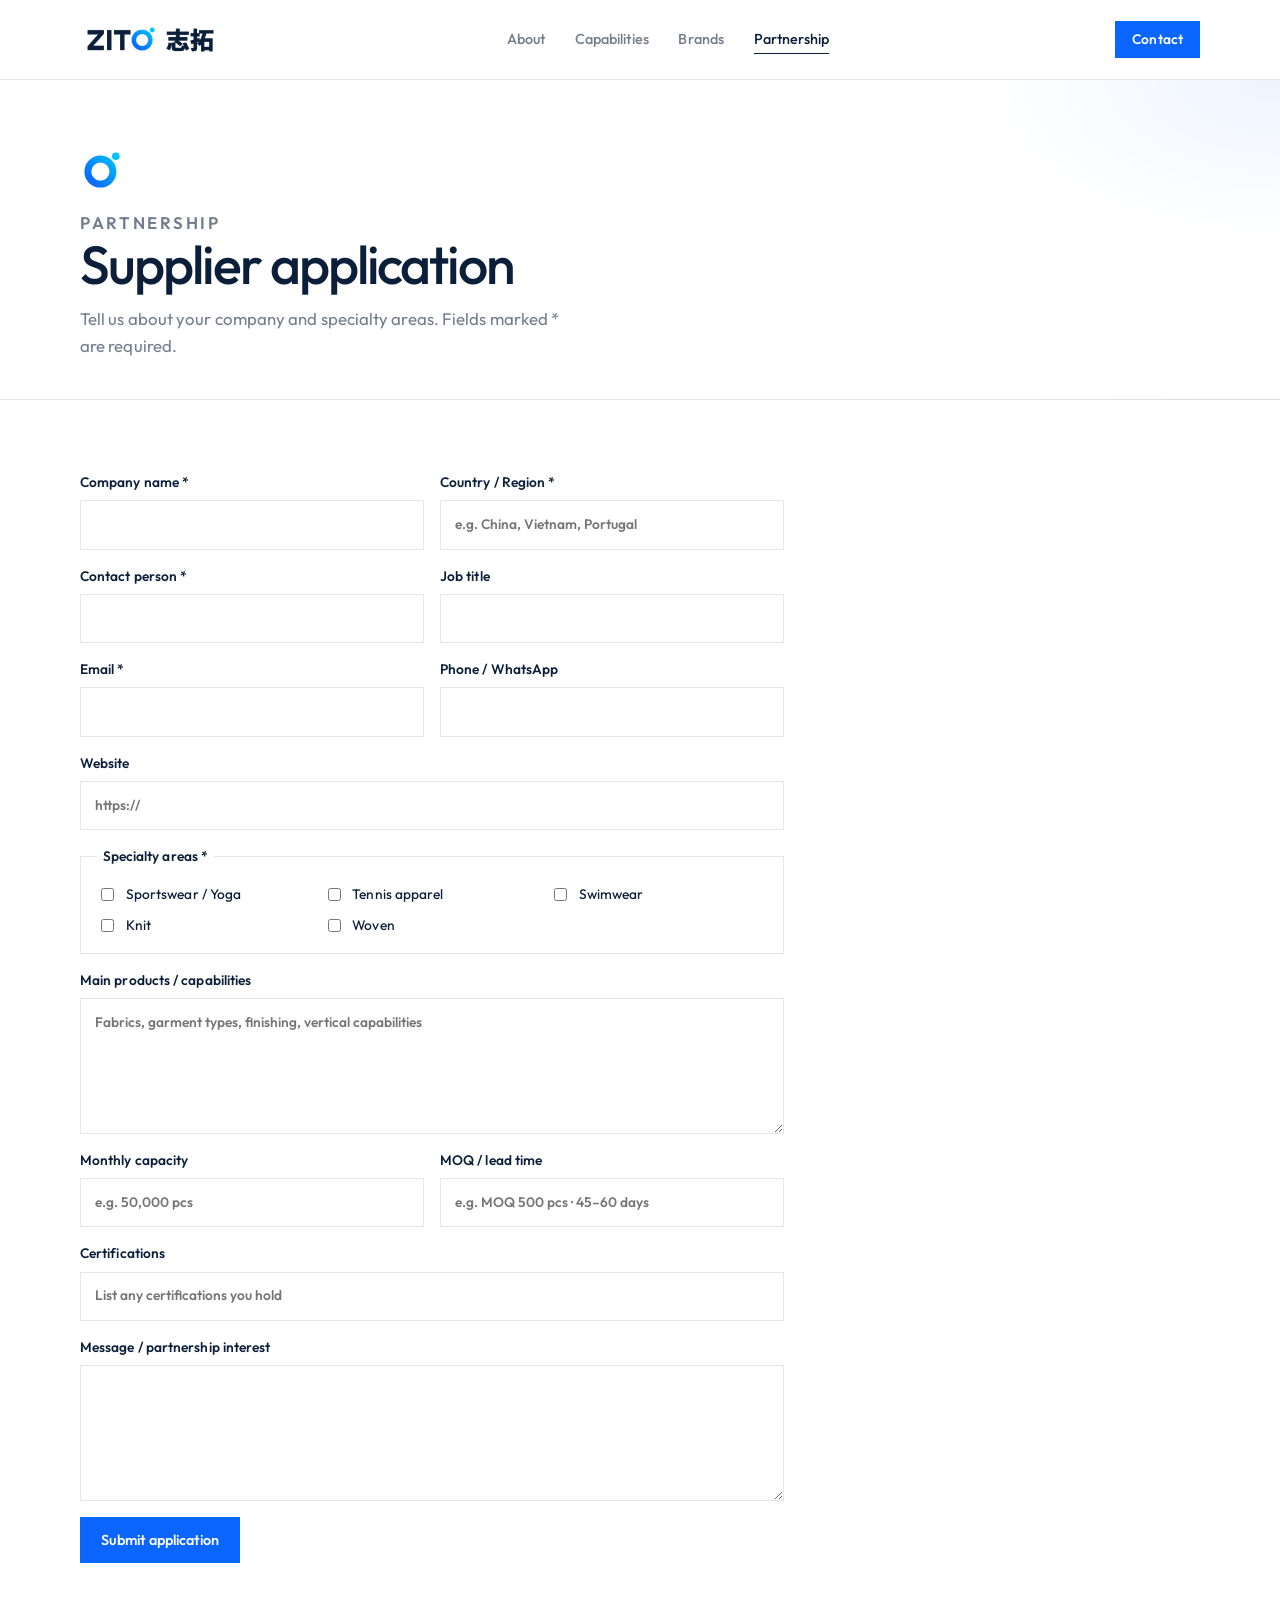
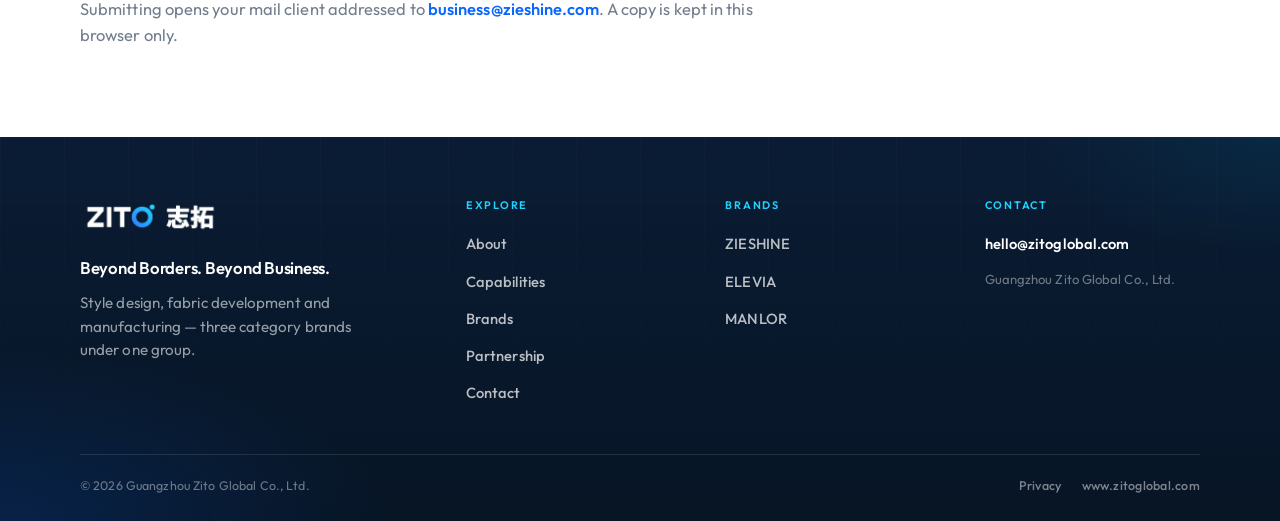
<file: partnership-apply.html>
<!DOCTYPE html>
<html lang="en">
<head>
  <meta charset="utf-8">
  <meta name="viewport" content="width=device-width, initial-scale=1">
  <title>Supplier Application — ZITO</title>
  <meta name="description" content="Apply to become a ZITO / ZIESHINE supplier partner.">
  <link rel="canonical" href="https://www.zitoglobal.com/partnership-apply.html">
  <meta name="theme-color" content="#0B1F3A">
  <link rel="icon" type="image/png" sizes="32x32" href="/assets/brand/favicon-32.png">
  <link rel="apple-touch-icon" href="/assets/brand/favicon-180.png">
  <link rel="preconnect" href="https://fonts.googleapis.com">
  <link rel="preconnect" href="https://fonts.gstatic.com" crossorigin>
  <link href="https://fonts.googleapis.com/css2?family=Outfit:wght@400;500;600&display=swap" rel="stylesheet">
  <link rel="stylesheet" href="/assets/css/site.css?v=8">
</head>
<body>
  <a class="skip" href="#main">Skip to content</a>
  <header class="site-header">
    <div class="nav">
      <a class="brand-logo" href="/" aria-label="ZITO home">
        <img src="/assets/brand/logo-nav.png" alt="ZITO 志拓" width="460" height="128">
      </a>
      <ul class="menu" id="menu">
        <li><a href="/about.html">About</a></li>
        <li><a href="/capabilities.html">Capabilities</a></li>
        <li><a href="/brands.html">Brands</a></li>
        <li><a href="/partnership.html" aria-current="page">Partnership</a></li>
        <li class="menu-cta"><a href="/contact.html">Contact</a></li>
      </ul>
      <a class="nav-cta" href="/contact.html">Contact</a>
      <button class="burger" id="burger" type="button" aria-label="Open menu" aria-expanded="false" aria-controls="menu"><span></span><span></span><span></span></button>
    </div>
  </header>

  <main id="main">
    <section class="page-hero">
      <div class="wrap">
        <img class="mark" src="/assets/brand/zito-symbol.svg" alt="" width="48" height="48">
        <p class="page-kicker">Partnership</p>
        <h1>Supplier application</h1>
        <p>Tell us about your company and specialty areas. Fields marked * are required.</p>
      </div>
    </section>
    <section class="section">
      <div class="wrap">
        <div id="form-panel">
          <form class="form form-wide reveal" id="supplier-form" novalidate>
            <div class="form-row"><label data-field="company">Company name *
              <input type="text" name="company" id="company" required autocomplete="organization">
              <span class="field-msg">Required.</span>
            </label><label data-field="country">Country / Region *
              <input type="text" name="country" id="country" required placeholder="e.g. China, Vietnam, Portugal" autocomplete="country-name">
              <span class="field-msg">Required.</span>
            </label></div>
            <div class="form-row"><label data-field="contact">Contact person *
              <input type="text" name="contact" id="contact" required autocomplete="name">
              <span class="field-msg">Required.</span>
            </label><label data-field="title">Job title
              <input type="text" name="title" id="title" autocomplete="organization-title">
              
            </label></div>
            <div class="form-row"><label data-field="email">Email *
              <input type="email" name="email" id="email" required autocomplete="email">
              <span class="field-msg">Required.</span>
            </label><label data-field="phone">Phone / WhatsApp
              <input type="tel" name="phone" id="phone" autocomplete="tel">
              
            </label></div>
            <label data-field="website">Website
              <input type="url" name="website" id="website" placeholder="https://" autocomplete="url">
              
            </label>
            <fieldset data-field="specialty">
              <legend>Specialty areas *</legend>
              <div class="check-grid">
                <label class="check"><input type="checkbox" name="specialty" value="Sportswear / Yoga"> Sportswear / Yoga</label>
                <label class="check"><input type="checkbox" name="specialty" value="Tennis apparel"> Tennis apparel</label>
                <label class="check"><input type="checkbox" name="specialty" value="Swimwear"> Swimwear</label>
                <label class="check"><input type="checkbox" name="specialty" value="Knit"> Knit</label>
                <label class="check"><input type="checkbox" name="specialty" value="Woven"> Woven</label>
              </div>
              <span class="field-msg">Select at least one.</span>
            </fieldset>
            <label>Main products / capabilities
              <textarea name="products" id="products" rows="3" placeholder="Fabrics, garment types, finishing, vertical capabilities"></textarea>
            </label>
            <div class="form-row"><label data-field="capacity">Monthly capacity
              <input type="text" name="capacity" id="capacity" placeholder="e.g. 50,000 pcs">
              
            </label><label data-field="moq">MOQ / lead time
              <input type="text" name="moq" id="moq" placeholder="e.g. MOQ 500 pcs · 45–60 days">
              
            </label></div>
            <label data-field="certs">Certifications
              <input type="text" name="certs" id="certs" placeholder="List any certifications you hold">
              
            </label>
            <label>Message / partnership interest
              <textarea name="message" id="message" rows="4"></textarea>
            </label>
            <button class="btn btn-primary" type="submit">Submit application</button>
            <p class="note">Submitting opens your mail client addressed to <a href="mailto:business@zieshine.com">business@zieshine.com</a>. A copy is kept in this browser only.</p>
          </form>
        </div>
        <div class="form-success form-wide" id="success-panel" hidden>
          <h2>Thank you</h2>
          <p class="lede">Your email client should open with the application. If it did not, use the buttons below.</p>
          <pre id="summary"></pre>
          <div class="btn-row">
            <a class="btn btn-primary" id="open-email" href="mailto:business@zieshine.com">Open email</a>
            <button class="btn btn-ghost" type="button" id="copy-summary">Copy summary</button>
            <button class="btn btn-ghost" type="button" id="new-application">New application</button>
          </div>
        </div>
      </div>
    </section>
  </main>
  <footer class="site-footer">
    <div class="footer-inner">
      <div class="footer-top">
        <div class="footer-identity">
          <a href="/" aria-label="ZITO home">
            <img src="/assets/brand/logo-hero.png" alt="ZITO 志拓" width="1151" height="320">
          </a>
          <p class="footer-slogan">Beyond Borders. Beyond Business.</p>
          <p>Style design, fabric development and manufacturing — three category brands under one group.</p>
        </div>
        <nav class="footer-col" aria-label="Explore">
          <h3>Explore</h3>
          <ul>
            <li><a href="/about.html">About</a></li>
            <li><a href="/capabilities.html">Capabilities</a></li>
            <li><a href="/brands.html">Brands</a></li>
        <li><a href="/partnership.html" aria-current="page">Partnership</a></li>
            <li><a href="/contact.html">Contact</a></li>
          </ul>
        </nav>
        <nav class="footer-col" aria-label="Brands">
          <h3>Brands</h3>
          <ul>
            <li><a href="https://www.zieshine.com/" rel="noopener noreferrer" target="_blank">ZIESHINE</a></li>
            <li><a href="https://eleviaapparel.com/" rel="noopener noreferrer" target="_blank">ELEVIA</a></li>
            <li><a href="https://manlorapparel.com/" rel="noopener noreferrer" target="_blank">MANLOR</a></li>
          </ul>
        </nav>
        <div class="footer-col">
          <h3>Contact</h3>
          <ul>
            <li><a class="footer-mail" href="mailto:hello@zitoglobal.com">hello@zitoglobal.com</a></li>
          </ul>
          <p class="footer-legal">Guangzhou Zito Global Co., Ltd.</p>
        </div>
      </div>
      <div class="footer-bottom">
        <p>© <span id="y"></span> Guangzhou Zito Global Co., Ltd.</p>
        <div class="footer-bottom-links">
          <a href="/privacy.html">Privacy</a>
          <a href="https://www.zitoglobal.com/">www.zitoglobal.com</a>
        </div>
      </div>
    </div>
  </footer>
  <script>document.getElementById("y").textContent = new Date().getFullYear();</script>
  <script>
  (function () {
    var form = document.getElementById("supplier-form"), KEY = "zito_supplier_applications";
    var panel = document.getElementById("form-panel"), ok = document.getElementById("success-panel");
    function v(n) { return (form.elements[n].value || "").trim(); }
    function collect() {
      return { company: v("company"), country: v("country"), contact: v("contact"), title: v("title"), email: v("email"),
        phone: v("phone"), website: v("website"),
        specialty: [].slice.call(form.querySelectorAll('input[name="specialty"]:checked')).map(function (c) { return c.value; }),
        products: v("products"), capacity: v("capacity"), moq: v("moq"), certs: v("certs"), message: v("message"),
        submittedAt: new Date().toISOString() };
    }
    function validate(d) {
      form.querySelectorAll(".error").forEach(function (e) { e.classList.remove("error"); });
      var bad = [];
      if (!d.company) bad.push("company"); if (!d.country) bad.push("country"); if (!d.contact) bad.push("contact");
      if (!/^[^\s@]+@[^\s@]+\.[^\s@]+$/.test(d.email)) bad.push("email"); if (!d.specialty.length) bad.push("specialty");
      bad.forEach(function (n) { form.querySelector('[data-field="' + n + '"]').classList.add("error"); });
      if (bad.length) { var f = form.querySelector('[data-field="' + bad[0] + '"] input'); if (f) f.focus(); }
      return !bad.length;
    }
    function summary(d) {
      return ["ZITO / ZIESHINE — Supplier Partnership Application", "",
        "Company: " + d.company, "Country / Region: " + d.country,
        "Contact: " + d.contact + (d.title ? " (" + d.title + ")" : ""), "Email: " + d.email,
        "Phone / WhatsApp: " + (d.phone || "—"), "Website: " + (d.website || "—"),
        "Specialty areas: " + d.specialty.join("; "), "Main products / capabilities: " + (d.products || "—"),
        "Monthly capacity: " + (d.capacity || "—"), "MOQ / lead time: " + (d.moq || "—"),
        "Certifications: " + (d.certs || "—"), "Message: " + (d.message || "—"), "Submitted: " + d.submittedAt].join("\n");
    }
    form.addEventListener("submit", function (e) {
      e.preventDefault();
      var d = collect(); if (!validate(d)) return;
      try { var l = JSON.parse(localStorage.getItem(KEY) || "[]"); l.push(d); localStorage.setItem(KEY, JSON.stringify(l)); } catch (x) {}
      var text = summary(d);
      var href = "mailto:business@zieshine.com?subject=" + encodeURIComponent("Supplier Partnership Application — " + d.company) + "&body=" + encodeURIComponent(text);
      document.getElementById("summary").textContent = text;
      document.getElementById("open-email").href = href;
      panel.hidden = true; ok.hidden = false; ok.scrollIntoView({ behavior: "smooth" });
      window.location.href = href;
    });
    document.getElementById("copy-summary").addEventListener("click", function () {
      var b = this; navigator.clipboard && navigator.clipboard.writeText(document.getElementById("summary").textContent).then(function () { b.textContent = "Copied"; });
    });
    document.getElementById("new-application").addEventListener("click", function () {
      form.reset(); ok.hidden = true; panel.hidden = false; window.scrollTo(0, 0);
    });
  })();
  </script>
  <script src="/assets/js/site.js?v=8"></script>
</body>
</html>
</file>
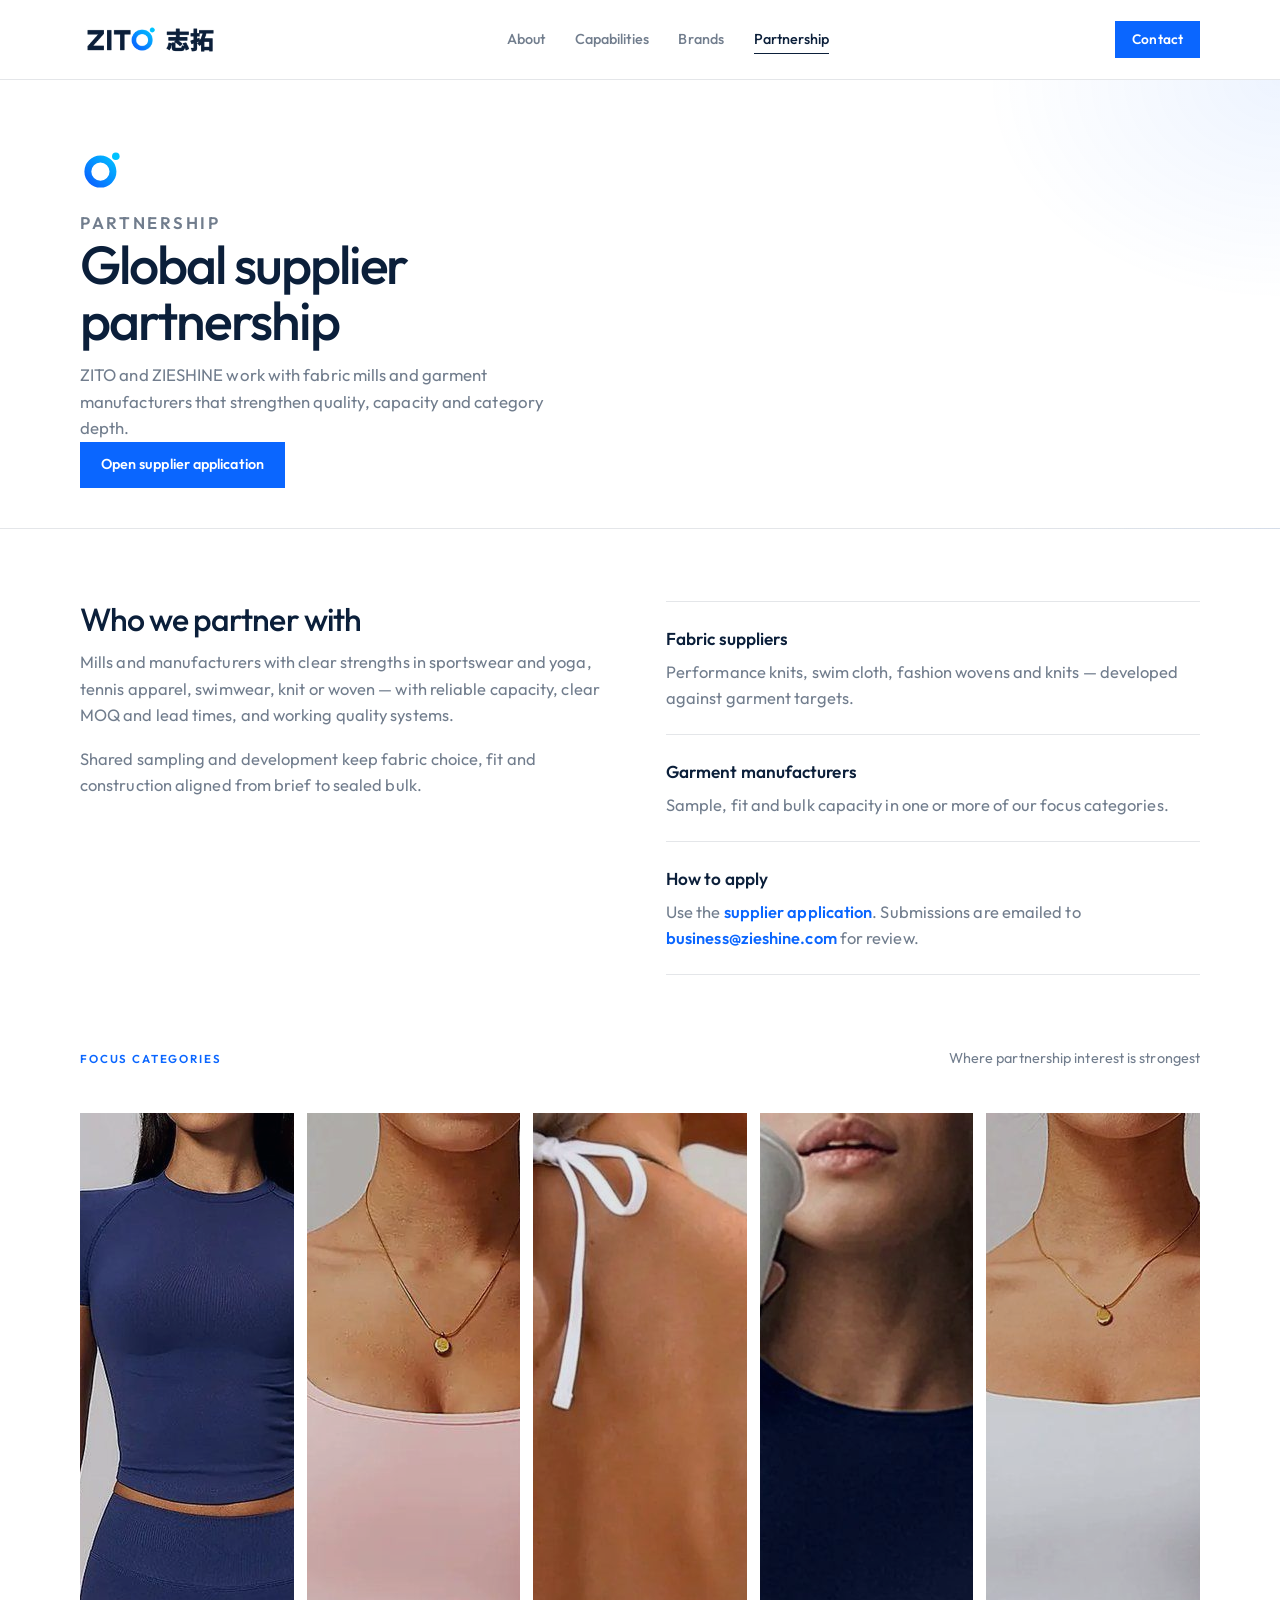
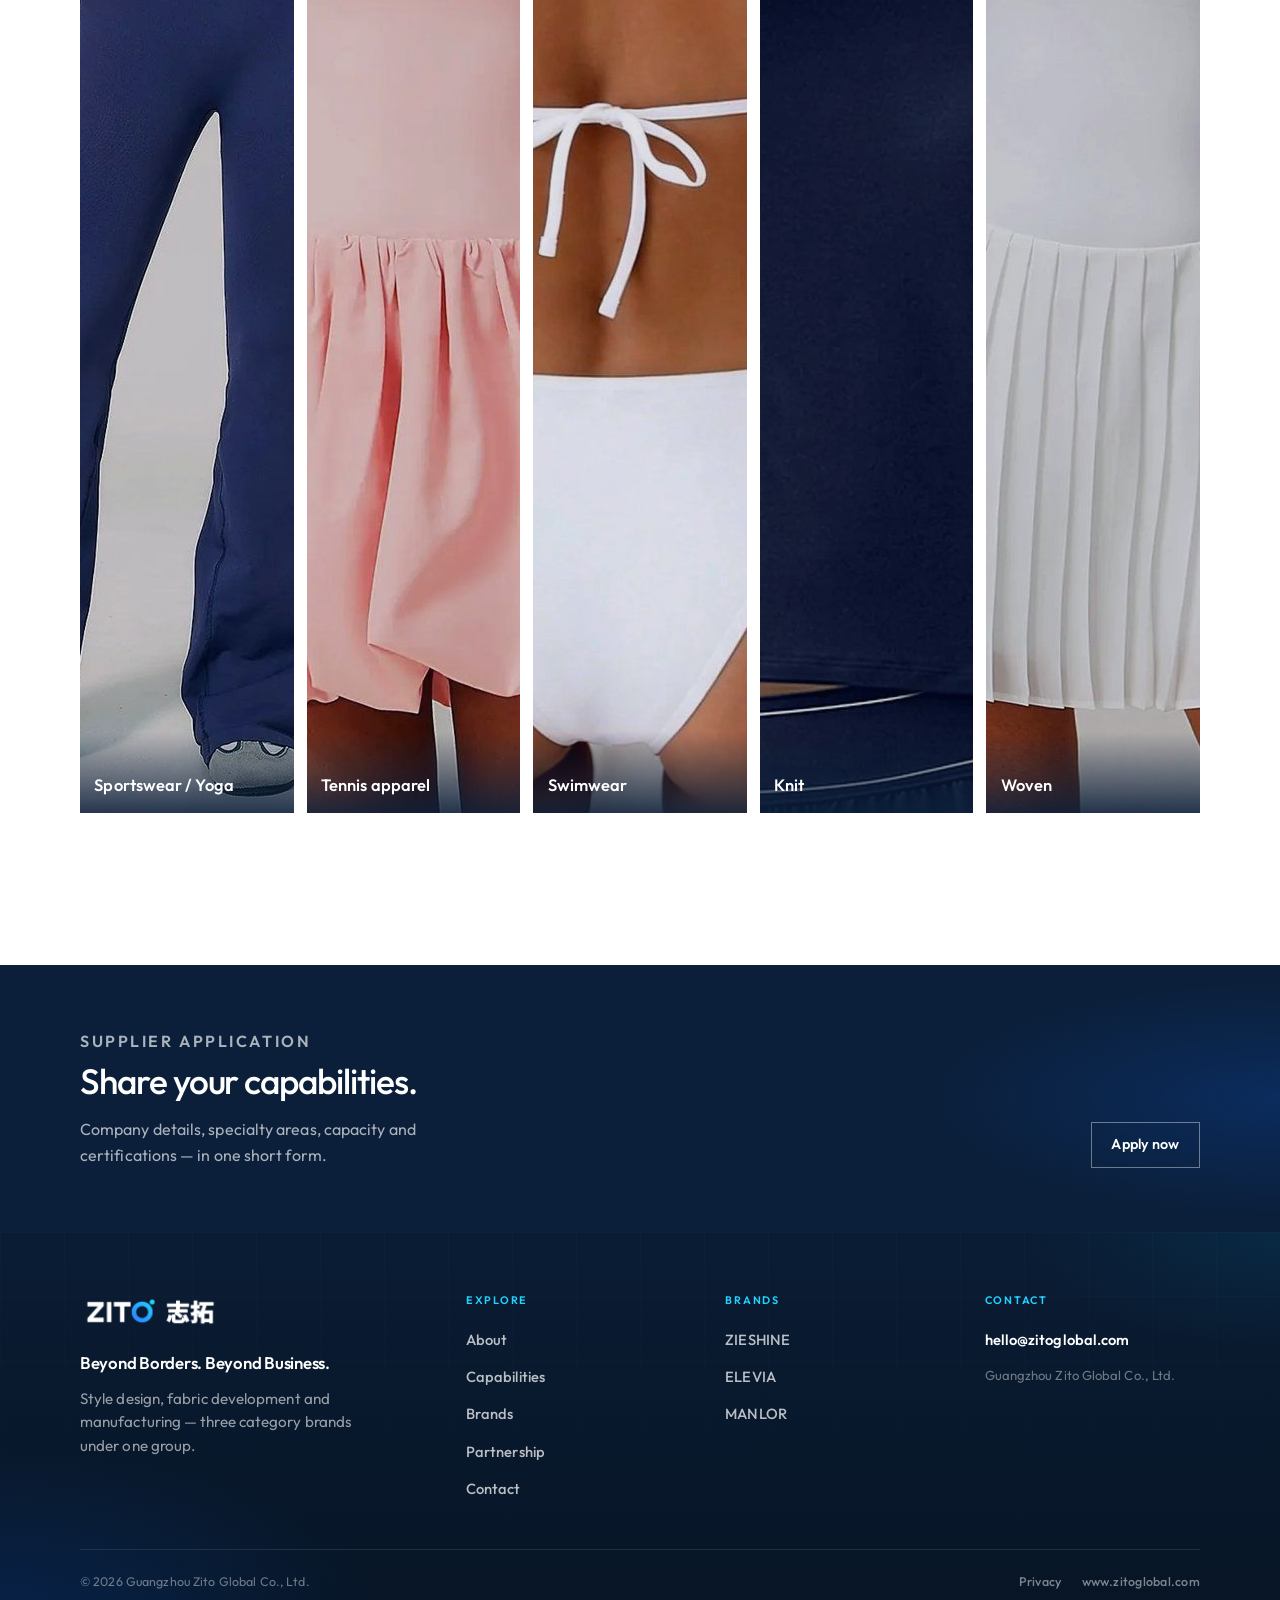
<file: partnership.html>
<!DOCTYPE html>
<html lang="en">
<head>
  <meta charset="utf-8">
  <meta name="viewport" content="width=device-width, initial-scale=1">
  <title>Global Supplier Partnership — ZITO</title>
  <meta name="description" content="Supplier partnership with ZITO and ZIESHINE: sportswear and yoga, tennis apparel, swimwear, knit and woven.">
  <link rel="canonical" href="https://www.zitoglobal.com/partnership.html">
  <meta name="theme-color" content="#0B1F3A">
  <link rel="icon" type="image/png" sizes="32x32" href="/assets/brand/favicon-32.png">
  <link rel="apple-touch-icon" href="/assets/brand/favicon-180.png">
  <link rel="preconnect" href="https://fonts.googleapis.com">
  <link rel="preconnect" href="https://fonts.gstatic.com" crossorigin>
  <link href="https://fonts.googleapis.com/css2?family=Outfit:wght@400;500;600&display=swap" rel="stylesheet">
  <link rel="stylesheet" href="/assets/css/site.css?v=8">
</head>
<body>
  <a class="skip" href="#main">Skip to content</a>
  <header class="site-header">
    <div class="nav">
      <a class="brand-logo" href="/" aria-label="ZITO home">
        <img src="/assets/brand/logo-nav.png" alt="ZITO 志拓" width="460" height="128">
      </a>
      <ul class="menu" id="menu">
        <li><a href="/about.html">About</a></li>
        <li><a href="/capabilities.html">Capabilities</a></li>
        <li><a href="/brands.html">Brands</a></li>
        <li><a href="/partnership.html" aria-current="page">Partnership</a></li>
        <li class="menu-cta"><a href="/contact.html">Contact</a></li>
      </ul>
      <a class="nav-cta" href="/contact.html">Contact</a>
      <button class="burger" id="burger" type="button" aria-label="Open menu" aria-expanded="false" aria-controls="menu"><span></span><span></span><span></span></button>
    </div>
  </header>

  <main id="main">
    <section class="page-hero">
      <div class="wrap">
        <img class="mark" src="/assets/brand/zito-symbol.svg" alt="" width="48" height="48">
        <p class="page-kicker">Partnership</p>
        <h1>Global supplier partnership</h1>
        <p>ZITO and ZIESHINE work with fabric mills and garment manufacturers that strengthen quality, capacity and category depth.</p>
        <div class="hero-actions"><a class="btn btn-primary" href="/partnership-apply.html">Open supplier application</a> <a class="btn btn-ghost" href="mailto:business@zieshine.com">business@zieshine.com</a></div>
      </div>
    </section>

    <section class="section">
      <div class="wrap split">
        <div class="reveal">
          <h2>Who we partner with</h2>
          <p class="lede">Mills and manufacturers with clear strengths in sportswear and yoga, tennis apparel, swimwear, knit or woven — with reliable capacity, clear MOQ and lead times, and working quality systems.</p>
          <p class="lede">Shared sampling and development keep fabric choice, fit and construction aligned from brief to sealed bulk.</p>
        </div>
        <div class="stack reveal d2">
          <div class="panel"><h3>Fabric suppliers</h3><p>Performance knits, swim cloth, fashion wovens and knits — developed against garment targets.</p></div>
          <div class="panel"><h3>Garment manufacturers</h3><p>Sample, fit and bulk capacity in one or more of our focus categories.</p></div>
          <div class="panel"><h3>How to apply</h3><p>Use the <a href="/partnership-apply.html">supplier application</a>. Submissions are emailed to <a href="mailto:business@zieshine.com">business@zieshine.com</a> for review.</p></div>
        </div>
      </div>
    </section>

    <section class="section section-tight">
      <div class="wrap">
        <div class="section-label reveal"><span>Focus categories</span><em>Where partnership interest is strongest</em></div>
        <div class="cat-grid reveal">
          <figure class="cat-card"><img src="/assets/img/cat-yoga.jpg" alt="Sportswear / Yoga" width="975" height="1300" loading="lazy"><figcaption>Sportswear / Yoga</figcaption></figure>
          <figure class="cat-card"><img src="/assets/img/cat-tennis.jpg" alt="Tennis apparel" width="975" height="1300" loading="lazy"><figcaption>Tennis apparel</figcaption></figure>
          <figure class="cat-card"><img src="/assets/img/cat-swim.jpg" alt="Swimwear" width="975" height="1300" loading="lazy"><figcaption>Swimwear</figcaption></figure>
          <figure class="cat-card"><img src="/assets/img/cat-knit.jpg" alt="Knit" width="975" height="1300" loading="lazy"><figcaption>Knit</figcaption></figure>
          <figure class="cat-card"><img src="/assets/img/cat-woven.jpg" alt="Woven" width="975" height="1300" loading="lazy"><figcaption>Woven</figcaption></figure>
        </div>
      </div>
    </section>

    <section class="bridge">
      <div class="wrap bridge-inner reveal">
        <div class="bridge-copy">
          <p class="bridge-kicker">Supplier application</p>
          <h2>Share your capabilities.</h2>
          <p>Company details, specialty areas, capacity and certifications — in one short form.</p>
        </div>
        <a class="btn btn-ghost" href="/partnership-apply.html">Apply now</a>
      </div>
    </section>
  </main>
  <footer class="site-footer">
    <div class="footer-inner">
      <div class="footer-top">
        <div class="footer-identity">
          <a href="/" aria-label="ZITO home">
            <img src="/assets/brand/logo-hero.png" alt="ZITO 志拓" width="1151" height="320">
          </a>
          <p class="footer-slogan">Beyond Borders. Beyond Business.</p>
          <p>Style design, fabric development and manufacturing — three category brands under one group.</p>
        </div>
        <nav class="footer-col" aria-label="Explore">
          <h3>Explore</h3>
          <ul>
            <li><a href="/about.html">About</a></li>
            <li><a href="/capabilities.html">Capabilities</a></li>
            <li><a href="/brands.html">Brands</a></li>
        <li><a href="/partnership.html" aria-current="page">Partnership</a></li>
            <li><a href="/contact.html">Contact</a></li>
          </ul>
        </nav>
        <nav class="footer-col" aria-label="Brands">
          <h3>Brands</h3>
          <ul>
            <li><a href="https://www.zieshine.com/" rel="noopener noreferrer" target="_blank">ZIESHINE</a></li>
            <li><a href="https://eleviaapparel.com/" rel="noopener noreferrer" target="_blank">ELEVIA</a></li>
            <li><a href="https://manlorapparel.com/" rel="noopener noreferrer" target="_blank">MANLOR</a></li>
          </ul>
        </nav>
        <div class="footer-col">
          <h3>Contact</h3>
          <ul>
            <li><a class="footer-mail" href="mailto:hello@zitoglobal.com">hello@zitoglobal.com</a></li>
          </ul>
          <p class="footer-legal">Guangzhou Zito Global Co., Ltd.</p>
        </div>
      </div>
      <div class="footer-bottom">
        <p>© <span id="y"></span> Guangzhou Zito Global Co., Ltd.</p>
        <div class="footer-bottom-links">
          <a href="/privacy.html">Privacy</a>
          <a href="https://www.zitoglobal.com/">www.zitoglobal.com</a>
        </div>
      </div>
    </div>
  </footer>
  <script>document.getElementById("y").textContent = new Date().getFullYear();</script>
  <script src="/assets/js/site.js?v=8"></script>
</body>
</html>
</file>
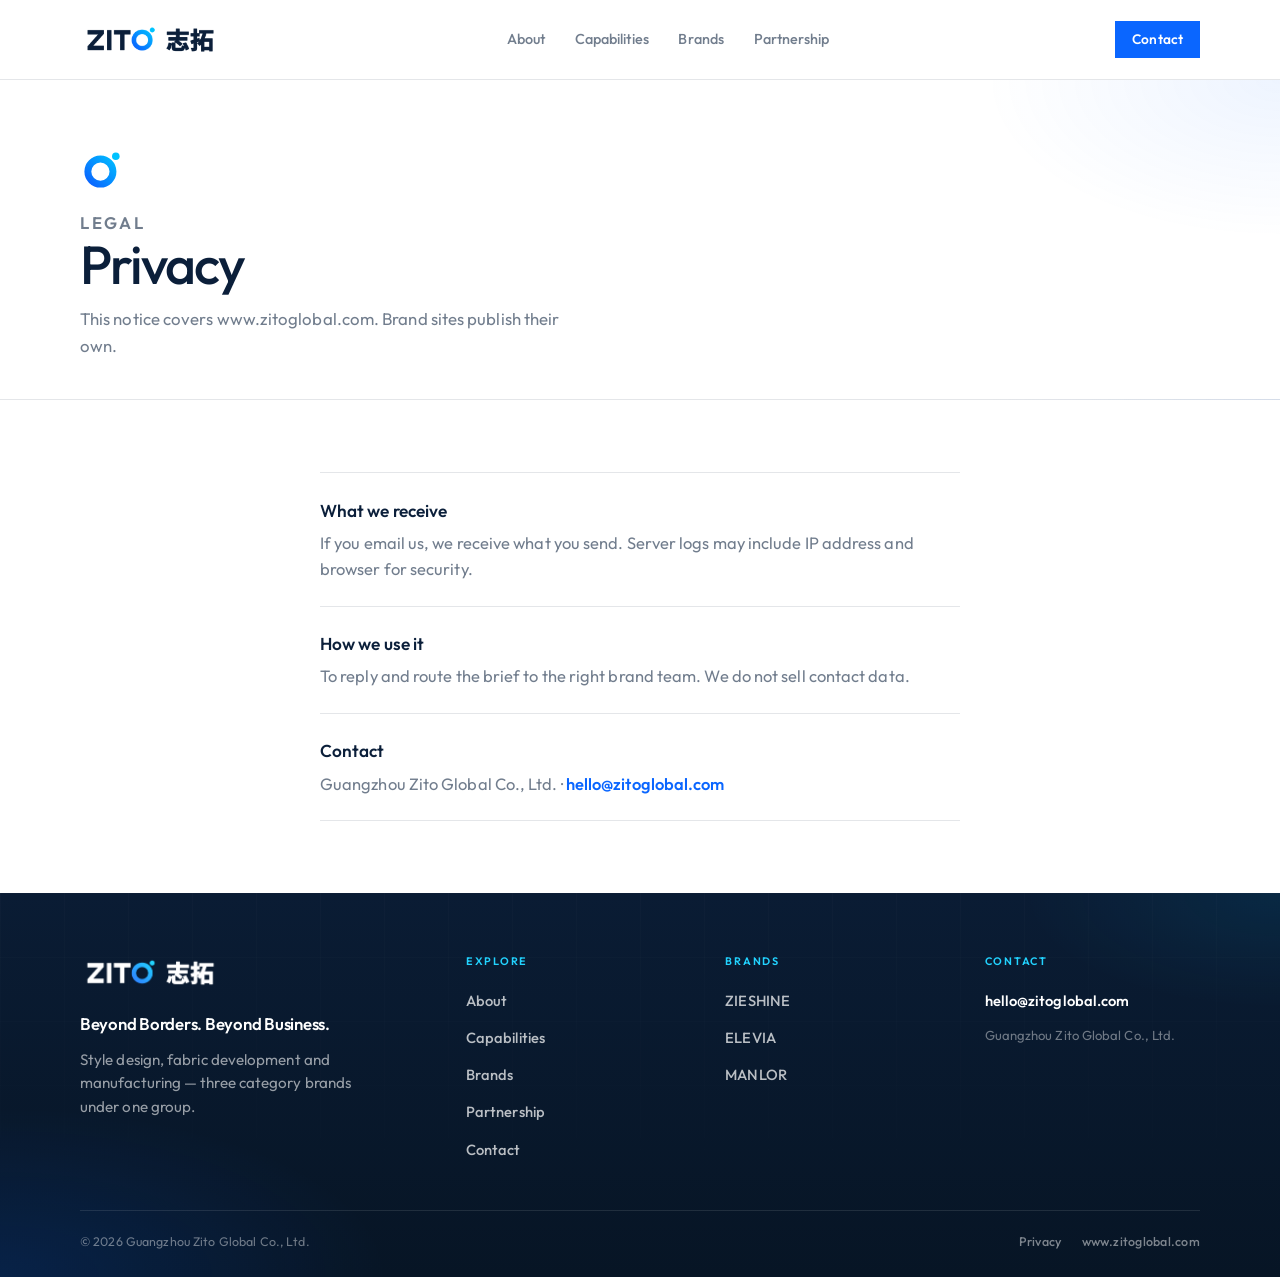
<file: privacy.html>
<!DOCTYPE html>
<html lang="en">
<head>
  <meta charset="utf-8">
  <meta name="viewport" content="width=device-width, initial-scale=1">
  <title>Privacy — ZITO</title>
  <meta name="description" content="Privacy notice for the ZITO website.">
  <link rel="canonical" href="https://www.zitoglobal.com/privacy.html">
  <meta name="theme-color" content="#0B1F3A">
  <link rel="icon" type="image/png" sizes="32x32" href="/assets/brand/favicon-32.png">
  <link rel="apple-touch-icon" href="/assets/brand/favicon-180.png">
  <link rel="preconnect" href="https://fonts.googleapis.com">
  <link rel="preconnect" href="https://fonts.gstatic.com" crossorigin>
  <link href="https://fonts.googleapis.com/css2?family=Outfit:wght@400;500;600&display=swap" rel="stylesheet">
  <link rel="stylesheet" href="/assets/css/site.css?v=8">
</head>
<body>
  <a class="skip" href="#main">Skip to content</a>
  <header class="site-header">
    <div class="nav">
      <a class="brand-logo" href="/" aria-label="ZITO home">
        <img src="/assets/brand/logo-nav.png" alt="ZITO 志拓" width="460" height="128">
      </a>
      <ul class="menu" id="menu">
        <li><a href="/about.html">About</a></li>
        <li><a href="/capabilities.html">Capabilities</a></li>
        <li><a href="/brands.html">Brands</a></li>
        <li><a href="/partnership.html">Partnership</a></li>
        <li class="menu-cta"><a href="/contact.html">Contact</a></li>
      </ul>
      <a class="nav-cta" href="/contact.html">Contact</a>
      <button class="burger" id="burger" type="button" aria-label="Open menu" aria-expanded="false" aria-controls="menu"><span></span><span></span><span></span></button>
    </div>
  </header>

  <main id="main">
    <section class="page-hero">
      <div class="wrap">
        <img class="mark" src="/assets/brand/zito-symbol.svg" alt="" width="48" height="48">
        <p class="page-kicker">Legal</p>
        <h1>Privacy</h1>
        <p>This notice covers www.zitoglobal.com. Brand sites publish their own.</p>
      </div>
    </section>
    <section class="section">
      <div class="wrap stack" style="max-width:40rem">
        <div class="panel">
          <h3>What we receive</h3>
          <p>If you email us, we receive what you send. Server logs may include IP address and browser for security.</p>
        </div>
        <div class="panel">
          <h3>How we use it</h3>
          <p>To reply and route the brief to the right brand team. We do not sell contact data.</p>
        </div>
        <div class="panel">
          <h3>Contact</h3>
          <p>Guangzhou Zito Global Co., Ltd. · <a href="mailto:hello@zitoglobal.com">hello@zitoglobal.com</a></p>
        </div>
      </div>
    </section>
  </main>
  <footer class="site-footer">
    <div class="footer-inner">
      <div class="footer-top">
        <div class="footer-identity">
          <a href="/" aria-label="ZITO home">
            <img src="/assets/brand/logo-hero.png" alt="ZITO 志拓" width="1151" height="320">
          </a>
          <p class="footer-slogan">Beyond Borders. Beyond Business.</p>
          <p>Style design, fabric development and manufacturing — three category brands under one group.</p>
        </div>
        <nav class="footer-col" aria-label="Explore">
          <h3>Explore</h3>
          <ul>
            <li><a href="/about.html">About</a></li>
            <li><a href="/capabilities.html">Capabilities</a></li>
            <li><a href="/brands.html">Brands</a></li>
            <li><a href="/partnership.html">Partnership</a></li>
            <li><a href="/contact.html">Contact</a></li>
          </ul>
        </nav>
        <nav class="footer-col" aria-label="Brands">
          <h3>Brands</h3>
          <ul>
            <li><a href="https://www.zieshine.com/" rel="noopener noreferrer" target="_blank">ZIESHINE</a></li>
            <li><a href="https://eleviaapparel.com/" rel="noopener noreferrer" target="_blank">ELEVIA</a></li>
            <li><a href="https://manlorapparel.com/" rel="noopener noreferrer" target="_blank">MANLOR</a></li>
          </ul>
        </nav>
        <div class="footer-col">
          <h3>Contact</h3>
          <ul>
            <li><a class="footer-mail" href="mailto:hello@zitoglobal.com">hello@zitoglobal.com</a></li>
          </ul>
          <p class="footer-legal">Guangzhou Zito Global Co., Ltd.</p>
        </div>
      </div>
      <div class="footer-bottom">
        <p>© <span id="y"></span> Guangzhou Zito Global Co., Ltd.</p>
        <div class="footer-bottom-links">
          <a href="/privacy.html">Privacy</a>
          <a href="https://www.zitoglobal.com/">www.zitoglobal.com</a>
        </div>
      </div>
    </div>
  </footer>
  <script>document.getElementById("y").textContent = new Date().getFullYear();</script>
  <script src="/assets/js/site.js?v=8"></script>
</body>
</html>
</file>
<file: assets/css/site.css>
:root {
  --navy: #0b1f3a;
  --navy-deep: #071525;
  --blue: #0a66ff;
  --cyan: #00c2ff;
  --blue-on-dark: #2e86ff;
  --cyan-on-dark: #22d3ff;
  --white: #ffffff;
  --ink: #0b1f3a;
  --muted: rgba(11, 31, 58, 0.58);
  --muted-on-dark: rgba(255, 255, 255, 0.66);
  --line: rgba(11, 31, 58, 0.11);
  --line-dark: rgba(255, 255, 255, 0.14);
  --paper: #f2f4f8;
  --font: "Outfit", system-ui, sans-serif;
  --max: 1120px;
  --ease: cubic-bezier(0.22, 1, 0.36, 1);
}

*,
*::before,
*::after { box-sizing: border-box; }

html { scroll-behavior: smooth; }

body {
  margin: 0;
  color: var(--ink);
  background: var(--white);
  font-family: var(--font);
  font-size: 16.5px;
  line-height: 1.58;
  font-weight: 400;
  letter-spacing: 0.005em;
  -webkit-font-smoothing: antialiased;
  text-rendering: optimizeLegibility;
}

::selection {
  background: var(--cyan);
  color: var(--navy);
}

img { max-width: 100%; display: block; }

a { color: inherit; }

.skip {
  position: absolute;
  left: 1rem;
  top: -4rem;
  background: var(--white);
  color: var(--navy);
  padding: 0.5rem 0.8rem;
  z-index: 80;
}

.skip:focus { top: 0.6rem; }

.wrap {
  width: min(100% - 3rem, var(--max));
  margin-inline: auto;
}

/* —— Header —— */
.site-header {
  position: sticky;
  top: 0;
  z-index: 40;
  height: 5rem;
  display: flex;
  align-items: center;
  background: color-mix(in srgb, var(--white) 90%, transparent);
  backdrop-filter: blur(18px) saturate(1.2);
  border-bottom: 1px solid var(--line);
  transition: background 0.35s var(--ease), border-color 0.35s var(--ease), color 0.25s;
}

body.home .site-header {
  position: fixed;
  left: 0;
  right: 0;
  background: transparent;
  border-bottom-color: transparent;
  backdrop-filter: none;
  color: var(--white);
}

body.home .site-header.is-solid {
  background: color-mix(in srgb, var(--white) 92%, transparent);
  backdrop-filter: blur(18px) saturate(1.2);
  border-bottom-color: var(--line);
  color: var(--ink);
}

.nav {
  display: flex;
  align-items: center;
  justify-content: space-between;
  gap: 1.25rem;
  width: min(100% - 3rem, var(--max));
  margin-inline: auto;
}

.brand-logo {
  display: inline-flex;
  align-items: center;
  text-decoration: none;
  flex-shrink: 0;
}

.brand-logo img {
  height: 2.45rem;
  width: auto;
  max-width: min(42vw, 11.5rem);
}

.logo-on-dark { display: none; }

body.home .site-header:not(.is-solid) .logo-on-light { display: none; }
body.home .site-header:not(.is-solid) .logo-on-dark { display: block; }

.menu {
  display: flex;
  gap: 1.85rem;
  list-style: none;
  margin: 0;
  padding: 0;
  font-size: 0.9rem;
  font-weight: 500;
}

.menu-cta { display: none; }

.menu a {
  position: relative;
  text-decoration: none;
  color: var(--muted);
  transition: color 0.2s;
}

.menu a::after {
  content: "";
  position: absolute;
  left: 0;
  right: 0;
  bottom: -0.35rem;
  height: 1px;
  background: currentColor;
  transform: scaleX(0);
  transform-origin: left;
  transition: transform 0.3s var(--ease);
}

.menu a:hover::after,
.menu a[aria-current="page"]::after { transform: scaleX(1); }

body.home .site-header:not(.is-solid) .menu a {
  color: rgba(255, 255, 255, 0.72);
}

.menu a:hover,
.menu a[aria-current="page"] { color: var(--navy); }

body.home .site-header:not(.is-solid) .menu a:hover,
body.home .site-header:not(.is-solid) .menu a[aria-current="page"] {
  color: var(--white);
}

.nav-cta {
  display: inline-flex;
  align-items: center;
  min-height: 2.35rem;
  padding: 0 1.05rem;
  background: var(--blue);
  color: var(--white);
  text-decoration: none;
  font-size: 0.86rem;
  font-weight: 560;
  letter-spacing: 0.01em;
  transition: background 0.2s, color 0.2s, box-shadow 0.2s;
}

.nav-cta:hover { background: #0856db; }

body.home .site-header:not(.is-solid) .nav-cta {
  background: transparent;
  color: var(--white);
  box-shadow: inset 0 0 0 1px rgba(255, 255, 255, 0.42);
}

body.home .site-header:not(.is-solid) .nav-cta:hover {
  background: var(--white);
  color: var(--navy);
  box-shadow: none;
}

.burger {
  display: none;
  width: 2.5rem;
  height: 2.5rem;
  border: 0;
  background: transparent;
  color: inherit;
  cursor: pointer;
}

.burger span {
  display: block;
  width: 1.15rem;
  height: 1.5px;
  margin: 0.28rem auto;
  background: currentColor;
  transition: transform 0.25s var(--ease), opacity 0.2s;
}

body.nav-open .burger span:nth-child(1) { transform: translateY(5.5px) rotate(45deg); }
body.nav-open .burger span:nth-child(2) { opacity: 0; }
body.nav-open .burger span:nth-child(3) { transform: translateY(-5.5px) rotate(-45deg); }

/* —— Hero —— */
.hero {
  position: relative;
  overflow: hidden;
  min-height: 100vh;
  min-height: 100dvh;
  display: flex;
  align-items: center;
  background: var(--navy);
  color: var(--white);
  padding: 7rem 0 5rem;
}

.hero-wash {
  position: absolute;
  inset: 0;
  z-index: 0;
  background:
    radial-gradient(ellipse 58% 72% at 82% 38%, rgba(10, 102, 255, 0.32), transparent 58%),
    radial-gradient(ellipse 42% 48% at 12% 82%, rgba(0, 194, 255, 0.14), transparent 55%),
    linear-gradient(165deg, var(--navy-deep) 0%, var(--navy) 52%, #0a2748 100%);
  pointer-events: none;
}

.hero-mesh {
  position: absolute;
  inset: 0;
  z-index: 0;
  opacity: 0.35;
  background-image:
    linear-gradient(rgba(255, 255, 255, 0.03) 1px, transparent 1px),
    linear-gradient(90deg, rgba(255, 255, 255, 0.03) 1px, transparent 1px);
  background-size: 72px 72px;
  mask-image: radial-gradient(ellipse 70% 70% at 50% 45%, #000 20%, transparent 75%);
  pointer-events: none;
}

.hero-orbit {
  position: absolute;
  right: -4%;
  top: 50%;
  translate: 0 -50%;
  width: min(48vw, 500px);
  z-index: 0;
  opacity: 0.2;
  pointer-events: none;
  animation: orbit-breathe 14s var(--ease) infinite alternate;
}

.hero-orbit img {
  width: 100%;
  height: auto;
  filter: drop-shadow(0 0 48px rgba(0, 194, 255, 0.22));
}

.hero-grid {
  position: relative;
  z-index: 1;
  width: min(100% - 3rem, var(--max));
  margin-inline: auto;
}

.hero-copy {
  max-width: 40rem;
}

.hero-copy > * {
  opacity: 0;
  animation: rise 0.9s var(--ease) forwards;
}

.hero-wordmark { animation-delay: 0.04s; }
.hero-rule { animation-delay: 0.12s; }
.hero-copy h1 { animation-delay: 0.18s; }
.hero-copy .hero-lead { animation-delay: 0.26s; }
.hero-copy .hero-actions { animation-delay: 0.34s; }

.hero-wordmark {
  display: block;
  width: min(100%, 24rem);
  height: auto;
  margin: 0 0 1.35rem;
  filter: drop-shadow(0 14px 42px rgba(0, 0, 0, 0.3));
}

.hero-rule {
  width: 3.25rem;
  height: 1px;
  margin: 0 0 1.35rem;
  background: linear-gradient(90deg, var(--cyan-on-dark), transparent);
  border: 0;
}

.hero h1 {
  margin: 0 0 1rem;
  max-width: 12ch;
  font-size: clamp(1.95rem, 4vw, 3rem);
  font-weight: 500;
  letter-spacing: -0.036em;
  line-height: 1.08;
}

.hero h1 .dot {
  color: var(--cyan-on-dark);
  font-weight: 400;
}

.hero-lead {
  margin: 0 0 2rem;
  max-width: 36ch;
  color: var(--muted-on-dark);
  font-size: 1.1rem;
  font-weight: 400;
  line-height: 1.55;
}

.hero-actions {
  display: flex;
  flex-wrap: wrap;
  gap: 0.75rem;
}

@keyframes orbit-breathe {
  from { transform: scale(1); opacity: 0.16; }
  to { transform: scale(1.045); opacity: 0.26; }
}

@keyframes rise {
  from { opacity: 0; transform: translateY(16px); }
  to { opacity: 1; transform: none; }
}

/* —— Buttons —— */
.btn {
  display: inline-flex;
  align-items: center;
  justify-content: center;
  min-height: 2.9rem;
  padding: 0.6rem 1.3rem;
  border: 0;
  background: transparent;
  color: inherit;
  font: inherit;
  font-size: 0.9rem;
  font-weight: 560;
  text-decoration: none;
  cursor: pointer;
  white-space: nowrap;
  transition: background 0.2s, color 0.2s, box-shadow 0.2s, transform 0.2s;
}

.btn:active { transform: translateY(1px) scale(0.99); }

.btn-primary {
  background: var(--blue);
  color: var(--white);
}

.btn-primary:hover { background: #0856db; }

.btn-ghost {
  color: var(--white);
  box-shadow: inset 0 0 0 1px rgba(255, 255, 255, 0.4);
}

.btn-ghost:hover {
  background: var(--white);
  color: var(--navy);
}

/* —— Section labels —— */
.section-label {
  display: flex;
  flex-wrap: wrap;
  align-items: baseline;
  justify-content: space-between;
  gap: 0.75rem 1.5rem;
  margin-bottom: 0.35rem;
  padding-bottom: 1.15rem;
}

.section-label span {
  font-size: 0.72rem;
  font-weight: 600;
  letter-spacing: 0.16em;
  text-transform: uppercase;
  color: var(--blue);
}

.section-label em {
  font-style: normal;
  color: var(--muted);
  font-size: 0.9rem;
}

/* —— Ledger —— */
.ledger { padding: 5.5rem 0 0.25rem; }

.ledger-row {
  display: grid;
  grid-template-columns: 3.75rem minmax(0, 1fr) minmax(0, 1.35fr);
  gap: 1.6rem;
  align-items: baseline;
  padding: 2.25rem 0;
  border-top: 1px solid var(--line);
  text-decoration: none;
  position: relative;
  transition: padding 0.4s var(--ease);
}

.ledger-row:last-child { border-bottom: 1px solid var(--line); }

.ledger-row::before {
  content: "";
  position: absolute;
  left: 0;
  top: 0;
  bottom: 0;
  width: 2px;
  background: linear-gradient(180deg, var(--blue), var(--cyan));
  opacity: 0;
  transition: opacity 0.3s var(--ease);
}

.ledger-row:hover { padding-left: 0.9rem; }
.ledger-row:hover::before { opacity: 1; }

.ledger-row em {
  font-style: normal;
  font-weight: 500;
  letter-spacing: 0.1em;
  color: var(--blue);
  font-size: 0.84rem;
  font-variant-numeric: tabular-nums;
}

.ledger-row h2 {
  margin: 0;
  font-size: clamp(1.65rem, 2.8vw, 2.2rem);
  font-weight: 500;
  letter-spacing: -0.032em;
  line-height: 1.12;
  transition: color 0.25s;
}

.ledger-row p {
  margin: 0;
  color: var(--muted);
  max-width: 40ch;
  font-size: 0.98rem;
}

.ledger-row:hover h2 { color: var(--blue); }

/* —— Pathway —— */
.pathway {
  padding: 5rem 0 1rem;
  background:
    linear-gradient(180deg, transparent 0%, rgba(243, 245, 249, 0.65) 18%, rgba(243, 245, 249, 0.65) 82%, transparent 100%);
}

.path-grid {
  margin: 0;
  padding: 0;
  list-style: none;
  display: grid;
  grid-template-columns: repeat(4, minmax(0, 1fr));
  gap: 0;
  border-top: 1px solid var(--line);
  border-bottom: 1px solid var(--line);
}

.path-grid li {
  padding: 2rem 1.5rem 2.15rem 0;
  border-right: 1px solid var(--line);
}

.path-grid li:last-child {
  border-right: 0;
  padding-right: 0;
}

.path-grid em {
  display: block;
  margin-bottom: 0.85rem;
  font-style: normal;
  font-weight: 500;
  letter-spacing: 0.1em;
  color: var(--blue);
  font-size: 0.8rem;
  font-variant-numeric: tabular-nums;
}

.path-grid h3 {
  margin: 0 0 0.55rem;
  font-size: 1.2rem;
  font-weight: 560;
  letter-spacing: -0.02em;
}

.path-grid p {
  margin: 0;
  color: var(--muted);
  font-size: 0.94rem;
  line-height: 1.55;
  max-width: 28ch;
  padding-right: 0.75rem;
}

/* —— Bridge —— */
.bridge {
  margin-top: 5rem;
  padding: 4rem 0;
  background:
    radial-gradient(ellipse 50% 80% at 100% 50%, rgba(10, 102, 255, 0.18), transparent 55%),
    var(--navy);
  color: var(--white);
}

.bridge-inner {
  display: flex;
  flex-wrap: wrap;
  align-items: end;
  justify-content: space-between;
  gap: 1.75rem 2.5rem;
}

.bridge-kicker {
  margin: 0 0 0.55rem;
  font-size: 0.7rem;
  font-weight: 600;
  letter-spacing: 0.16em;
  text-transform: uppercase;
  color: var(--cyan-on-dark);
}

.bridge h2 {
  margin: 0 0 0.5rem;
  font-size: clamp(1.7rem, 2.8vw, 2.2rem);
  font-weight: 500;
  letter-spacing: -0.03em;
}

.bridge p {
  margin: 0;
  color: var(--muted-on-dark);
  max-width: 36ch;
  font-size: 1rem;
}

/* —— Directory —— */
.directory { padding: 5.5rem 0 1.25rem; }

.dir {
  display: grid;
  grid-template-columns: minmax(15rem, 1.2fr) minmax(0, 1.35fr) auto;
  gap: 1.35rem 2.25rem;
  align-items: center;
  padding: 2.5rem 0;
  border-top: 1px solid var(--line);
  text-decoration: none;
  transition: padding 0.4s var(--ease);
}

.dir:last-of-type { border-bottom: 1px solid var(--line); }

.dir:hover { padding-left: 0.6rem; }

.dir-mark {
  display: flex;
  align-items: center;
  min-height: 3.85rem;
}

.dir-mark img {
  display: block;
  width: auto;
  max-width: 100%;
  object-fit: contain;
  object-position: left center;
  transition: transform 0.4s var(--ease), opacity 0.25s;
}

.dir-mark.zieshine img { height: 2.95rem; }
.dir-mark.elevia img { height: 3.45rem; }
.dir-mark.manlor img { height: 3.05rem; }

.dir:hover .dir-mark img {
  opacity: 0.9;
  transform: translateX(5px);
}

.dir-meta {
  color: var(--muted);
  font-size: 1.02rem;
  line-height: 1.5;
}

.dir i {
  font-style: normal;
  font-weight: 560;
  font-size: 0.92rem;
  color: var(--navy);
  white-space: nowrap;
  transition: color 0.2s, transform 0.25s var(--ease);
}

.dir i::after { content: " →"; }

.dir:hover i {
  color: var(--blue);
  transform: translateX(4px);
}

/* —— Brand showcase —— */
.brand-lanes { padding: 0.75rem 0 3.75rem; }

.brand-lane {
  display: grid;
  grid-template-columns: minmax(0, 1.25fr) minmax(0, 1fr);
  gap: 2.75rem 4.25rem;
  align-items: center;
  padding: 4rem 0;
  border-bottom: 1px solid var(--line);
  text-decoration: none;
  color: inherit;
}

.brand-lane:first-of-type { border-top: 1px solid var(--line); }

.brand-lane-logo {
  display: flex;
  align-items: center;
  min-height: 6.75rem;
}

.brand-lane-logo img {
  width: auto;
  max-width: min(100%, 30rem);
  height: auto;
  object-fit: contain;
  object-position: left center;
  transition: transform 0.45s var(--ease), opacity 0.3s;
}

.brand-lane.zieshine .brand-lane-logo img { max-height: 4.85rem; }
.brand-lane.elevia .brand-lane-logo img { max-height: 5.6rem; }
.brand-lane.manlor .brand-lane-logo img { max-height: 5rem; }

.brand-lane:hover .brand-lane-logo img {
  transform: translateX(8px);
  opacity: 0.92;
}

.brand-lane-copy .lane-tag {
  margin: 0 0 0.75rem;
  font-size: 0.74rem;
  font-weight: 600;
  letter-spacing: 0.15em;
  text-transform: uppercase;
  color: var(--blue);
}

.brand-lane-copy p:not(.lane-tag) {
  margin: 0 0 1.35rem;
  color: var(--muted);
  max-width: 40ch;
  font-size: 1.05rem;
  line-height: 1.55;
}

.brand-lane-copy .go {
  font-weight: 560;
  font-size: 0.95rem;
  color: var(--navy);
  transition: color 0.2s;
}

.brand-lane:hover .go { color: var(--blue); }

/* —— Inner pages —— */
.page-hero {
  padding: 4.25rem 0 2.5rem;
  border-bottom: 1px solid var(--line);
  background:
    radial-gradient(ellipse 42% 90% at 100% 0%, rgba(10, 102, 255, 0.07), transparent 55%),
    var(--white);
}

.page-hero .mark {
  width: 2.75rem;
  height: 2.75rem;
  margin-bottom: 1.15rem;
}

.page-kicker {
  margin: 0 0 0.65rem;
  font-size: 0.7rem;
  font-weight: 600;
  letter-spacing: 0.16em;
  text-transform: uppercase;
  color: var(--blue);
}

.page-hero h1 {
  margin: 0 0 0.85rem;
  max-width: 14ch;
  font-size: clamp(2.2rem, 4.2vw, 3.35rem);
  font-weight: 500;
  letter-spacing: -0.038em;
  line-height: 1.04;
}

.page-hero p {
  margin: 0;
  max-width: 44ch;
  color: var(--muted);
  font-size: 1.05rem;
}

.section { padding: 4.5rem 0; }

.section h2 {
  margin: 0 0 0.75rem;
  font-size: clamp(1.55rem, 2.6vw, 2rem);
  font-weight: 500;
  letter-spacing: -0.03em;
  line-height: 1.14;
}

.lede, .note { color: var(--muted); }

.lede { margin: 0 0 1.15rem; max-width: 48ch; }

.note a {
  color: var(--blue);
  font-weight: 560;
  text-decoration: none;
}

.note a:hover { text-decoration: underline; }

.split {
  display: grid;
  grid-template-columns: 1fr 1fr;
  gap: 3.25rem;
  align-items: start;
}

.stack { display: grid; }

.cap {
  display: grid;
  grid-template-columns: 3.5rem 1fr;
  gap: 1.35rem;
  padding: 2.15rem 0;
  border-top: 1px solid var(--line);
  scroll-margin-top: 5.5rem;
}

.cap:last-of-type { border-bottom: 1px solid var(--line); }

.cap em {
  font-style: normal;
  font-weight: 500;
  letter-spacing: 0.1em;
  color: var(--blue);
  font-size: 0.84rem;
}

.cap h2 { margin: 0 0 0.5rem; }

.cap p {
  margin: 0;
  color: var(--muted);
  max-width: 58ch;
}

.cap-points {
  margin: 1rem 0 0;
  padding: 0;
  list-style: none;
  display: grid;
  gap: 0.45rem;
  max-width: 48ch;
}

.cap-points li {
  position: relative;
  padding-left: 1rem;
  color: var(--muted);
  font-size: 0.92rem;
  line-height: 1.45;
}

.cap-points li::before {
  content: "";
  position: absolute;
  left: 0;
  top: 0.55em;
  width: 0.35rem;
  height: 1px;
  background: var(--blue);
}

.section-tight { padding-top: 0; }

.about-lanes {
  display: grid;
  grid-template-columns: repeat(3, minmax(0, 1fr));
  gap: 0;
  border-top: 1px solid var(--line);
  border-bottom: 1px solid var(--line);
}

.about-lanes a {
  display: grid;
  gap: 0.4rem;
  padding: 1.65rem 1.35rem 1.75rem 0;
  border-right: 1px solid var(--line);
  text-decoration: none;
  transition: padding 0.35s var(--ease);
}

.about-lanes a:last-child {
  border-right: 0;
  padding-right: 0;
}

.about-lanes a:hover { padding-left: 0.45rem; }

.about-lanes strong {
  font-size: 1.05rem;
  font-weight: 560;
  letter-spacing: -0.01em;
}

.about-lanes span {
  color: var(--muted);
  font-size: 0.92rem;
}

.route-note {
  margin-top: 2.75rem;
  padding: 1.65rem 0 0;
  border-top: 1px solid var(--line);
}

.route-note h3 {
  margin: 0 0 0.45rem;
  font-size: 0.74rem;
  font-weight: 600;
  letter-spacing: 0.14em;
  text-transform: uppercase;
  color: var(--blue);
}

.route-note p {
  margin: 0;
  color: var(--muted);
  max-width: 62ch;
  font-size: 0.98rem;
  line-height: 1.6;
}

.route-note a {
  color: var(--navy);
  font-weight: 560;
  text-decoration: none;
}

.route-note a:hover { color: var(--blue); }

.panel {
  padding: 1.45rem 0;
  border-top: 1px solid var(--line);
}

.panel:last-child { border-bottom: 1px solid var(--line); }

.panel h3 {
  margin: 0 0 0.4rem;
  font-size: 1.08rem;
  font-weight: 560;
}

.panel p { margin: 0; color: var(--muted); }

.panel a { color: var(--blue); font-weight: 560; text-decoration: none; }

.panel a:hover { text-decoration: underline; }

.desk-list {
  margin: 0;
  padding: 0;
  list-style: none;
  color: var(--muted);
  display: grid;
  gap: 0.55rem;
}

.desk-list a {
  color: var(--navy);
  font-weight: 560;
  text-decoration: none;
}

.desk-list a:hover { color: var(--blue); }

.form {
  display: grid;
  gap: 1rem;
  max-width: 32rem;
}

.form label {
  display: grid;
  gap: 0.4rem;
  font-size: 0.86rem;
  font-weight: 560;
}

.form input,
.form textarea,
.form select {
  width: 100%;
  padding: 0.8rem 0.9rem;
  border: 1px solid var(--line);
  background: var(--white);
  color: var(--navy);
  font: inherit;
  border-radius: 0;
  transition: border-color 0.2s, box-shadow 0.2s;
}

.form input:focus,
.form textarea:focus,
.form select:focus {
  outline: none;
  border-color: var(--blue);
  box-shadow: 0 0 0 3px color-mix(in srgb, var(--blue) 18%, transparent);
}

.form textarea { min-height: 8.5rem; resize: vertical; }

.form button { justify-self: start; }

/* —— Footer (editorial group close) —— */
.site-footer {
  position: relative;
  background:
    radial-gradient(ellipse 55% 80% at 0% 100%, rgba(10, 102, 255, 0.16), transparent 55%),
    radial-gradient(ellipse 40% 60% at 100% 0%, rgba(0, 194, 255, 0.08), transparent 50%),
    linear-gradient(180deg, #0a1c34 0%, var(--navy-deep) 100%);
  color: var(--white);
  padding: 0;
  border-top: 0;
  overflow: hidden;
}

.site-footer::before {
  content: "";
  position: absolute;
  inset: 0;
  background-image:
    linear-gradient(rgba(255, 255, 255, 0.025) 1px, transparent 1px),
    linear-gradient(90deg, rgba(255, 255, 255, 0.025) 1px, transparent 1px);
  background-size: 64px 64px;
  mask-image: linear-gradient(180deg, #000 0%, transparent 85%);
  pointer-events: none;
  opacity: 0.7;
}

.footer-inner {
  position: relative;
  z-index: 1;
  width: min(100% - 3rem, var(--max));
  margin-inline: auto;
  padding: 3.75rem 0 0;
}

.footer-top {
  display: grid;
  grid-template-columns: minmax(0, 1.35fr) repeat(3, minmax(0, 0.85fr));
  gap: 2.5rem 2.75rem;
  padding-bottom: 3rem;
  border-bottom: 1px solid rgba(255, 255, 255, 0.1);
}

.footer-identity {
  max-width: 22rem;
}

.footer-identity a {
  display: inline-flex;
  text-decoration: none;
}

.footer-identity img {
  height: 2.45rem;
  width: auto;
  max-width: 12rem;
  margin-bottom: 1.2rem;
}

.footer-slogan {
  margin: 0 0 0.65rem !important;
  color: var(--white) !important;
  font-size: 1.05rem !important;
  font-weight: 560;
  letter-spacing: -0.015em;
  max-width: none !important;
}

.footer-identity p {
  margin: 0;
  color: rgba(255, 255, 255, 0.58);
  font-size: 0.95rem;
  line-height: 1.55;
  max-width: 30ch;
}

.footer-col h3 {
  margin: 0 0 1.05rem;
  font-size: 0.68rem;
  font-weight: 600;
  letter-spacing: 0.16em;
  text-transform: uppercase;
  color: var(--cyan-on-dark);
}

.footer-col ul {
  margin: 0;
  padding: 0;
  list-style: none;
  display: grid;
  gap: 0.7rem;
}

.footer-col a {
  text-decoration: none;
  color: rgba(255, 255, 255, 0.72);
  font-size: 0.92rem;
  font-weight: 500;
  transition: color 0.2s, transform 0.25s var(--ease);
  display: inline-block;
}

.footer-col a:hover {
  color: var(--white);
  transform: translateX(3px);
}

.footer-col .footer-mail {
  color: var(--white);
  font-weight: 560;
}

.footer-col .footer-mail:hover { color: var(--cyan-on-dark); }

.footer-col .footer-legal {
  margin: 0.85rem 0 0;
  color: rgba(255, 255, 255, 0.42);
  font-size: 0.82rem;
  line-height: 1.45;
}

.footer-bottom {
  display: flex;
  flex-wrap: wrap;
  align-items: center;
  justify-content: space-between;
  gap: 0.85rem 1.5rem;
  padding: 1.35rem 0 1.55rem;
}

.footer-bottom p {
  margin: 0;
  color: rgba(255, 255, 255, 0.42);
  font-size: 0.78rem;
  letter-spacing: 0.01em;
}

.footer-bottom-links {
  display: flex;
  flex-wrap: wrap;
  gap: 1.25rem;
}

.footer-bottom-links a {
  text-decoration: none;
  color: rgba(255, 255, 255, 0.48);
  font-size: 0.78rem;
  font-weight: 500;
  letter-spacing: 0.02em;
  transition: color 0.2s;
}

.footer-bottom-links a:hover { color: var(--cyan-on-dark); }


:focus-visible {
  outline: 2px solid var(--cyan);
  outline-offset: 3px;
}

.reveal {
  opacity: 0;
  transform: translateY(16px);
  transition: opacity 0.75s var(--ease), transform 0.75s var(--ease);
}

.reveal.is-in {
  opacity: 1;
  transform: none;
}

.reveal.d2 { transition-delay: 0.09s; }
.reveal.d3 { transition-delay: 0.18s; }

@media (max-width: 860px) {
  .menu, .nav-cta { display: none; }

  .burger { display: inline-block; }

  body.nav-open .menu {
    display: flex;
    flex-direction: column;
    position: absolute;
    left: 0;
    right: 0;
    top: 5rem;
    padding: 0.65rem 1.5rem 1.4rem;
    background: var(--white);
    border-bottom: 1px solid var(--line);
    gap: 0;
  }

  body.nav-open .menu li { border-top: 1px solid var(--line); }

  body.nav-open .menu a {
    display: block;
    color: var(--navy);
    padding: 0.95rem 0;
  }

  body.nav-open .menu a::after { display: none; }

  body.nav-open .menu-cta { display: list-item; }

  body.nav-open .menu-cta a { font-weight: 560; color: var(--blue); }

  body.home.nav-open .site-header {
    background: var(--white);
    color: var(--navy);
  }

  body.home.nav-open .logo-on-dark { display: none; }
  body.home.nav-open .logo-on-light { display: block; }

  .brand-logo img {
    height: 2.15rem;
    max-width: min(52vw, 10.5rem);
  }

  .hero {
    align-items: flex-end;
    padding: 6rem 0 3.5rem;
    min-height: 92vh;
  }

  .hero-orbit {
    right: -30%;
    top: 18%;
    translate: none;
    width: 90vw;
    opacity: 0.14;
    animation: none;
  }

  .hero-mesh { opacity: 0.22; }

  .hero-wordmark {
    width: min(100%, 18.5rem);
    margin-bottom: 1.15rem;
  }

  .hero h1 { max-width: 16ch; }

  .ledger-row,
  .dir,
  .split,
  .cap,
  .brand-lane { grid-template-columns: 1fr; gap: 0.85rem; }

  .ledger-row:hover,
  .dir:hover { padding-left: 0; }

  .dir {
    align-items: start;
    padding: 2.1rem 0;
  }

  .dir-mark { min-height: 3.1rem; }
  .dir-mark.zieshine img { height: 2.5rem; }
  .dir-mark.elevia img { height: 2.95rem; }
  .dir-mark.manlor img { height: 2.6rem; }
  .dir i { justify-self: start; }

  .brand-lane { padding: 2.85rem 0; gap: 1.25rem; }
  .brand-lane-logo { min-height: 4.1rem; }
  .brand-lane.zieshine .brand-lane-logo img { max-height: 3.5rem; }
  .brand-lane.elevia .brand-lane-logo img { max-height: 4.1rem; }
  .brand-lane.manlor .brand-lane-logo img { max-height: 3.65rem; }

  .bridge { margin-top: 3.5rem; padding: 3.25rem 0; }
  .bridge-inner { align-items: flex-start; }

  .path-grid {
    grid-template-columns: 1fr 1fr;
  }

  .path-grid li {
    padding: 1.65rem 1rem 1.75rem 0;
  }

  .path-grid li:nth-child(2n) {
    border-right: 0;
    padding-right: 0;
  }

  .path-grid li:nth-child(1),
  .path-grid li:nth-child(2) {
    border-bottom: 1px solid var(--line);
  }

  .about-lanes { grid-template-columns: 1fr; }

  .about-lanes a {
    border-right: 0;
    border-bottom: 1px solid var(--line);
    padding: 1.35rem 0;
  }

  .about-lanes a:last-child { border-bottom: 0; }
  .about-lanes a:hover { padding-left: 0; }

  .footer-inner { padding-top: 3rem; }

  .footer-top {
    grid-template-columns: 1fr 1fr;
    gap: 2rem 1.5rem;
    padding-bottom: 2.5rem;
  }

  .footer-identity {
    grid-column: 1 / -1;
    max-width: none;
  }

  .footer-bottom {
    flex-direction: column;
    align-items: flex-start;
    padding: 1.25rem 0 1.45rem;
  }
}

@media (prefers-reduced-motion: reduce) {
  html { scroll-behavior: auto; }
  .reveal,
  .hero-copy > *,
  .hero-orbit {
    animation: none !important;
    opacity: 1;
    transform: none;
    transition: none;
  }
}

/* —— Photography & partnership (v8) —— */
.photo-grid { display: grid; grid-template-columns: repeat(3, 1fr); gap: 1rem; margin-top: 1.5rem; }
.photo-grid.two { grid-template-columns: 1.4fr 1fr; }
.photo { margin: 0; overflow: hidden; background: var(--paper); }
.photo img { display: block; width: 100%; height: 100%; aspect-ratio: 4 / 5; object-fit: cover; transition: transform 0.8s var(--ease); }
.photo.wide img { aspect-ratio: 16 / 10; }
.photo:hover img { transform: scale(1.03); }
.photo figcaption { padding: 0.7rem 0 0; font-size: 0.82rem; color: var(--muted); }
.cat-grid { display: grid; grid-template-columns: repeat(5, 1fr); gap: 0.8rem; margin-top: 1.5rem; }
.cat-card { position: relative; margin: 0; overflow: hidden; background: var(--navy); }
.cat-card img { display: block; width: 100%; aspect-ratio: 3 / 4; object-fit: cover; opacity: 0.88; }
.cat-card figcaption { position: absolute; inset: auto 0 0 0; padding: 2.5rem 0.9rem 0.9rem; color: var(--white); font-weight: 560;
  background: linear-gradient(transparent, rgba(11, 31, 58, 0.85)); }
.form.form-wide { max-width: 44rem; }
.form-row { display: grid; grid-template-columns: 1fr 1fr; gap: 1rem; }
.form fieldset { border: 1px solid var(--line); padding: 1rem; margin: 0; }
.form legend { font-size: 0.86rem; font-weight: 560; padding: 0 0.35rem; }
.check-grid { display: grid; grid-template-columns: repeat(auto-fill, minmax(12rem, 1fr)); gap: 0.6rem; }
.form label.check { display: flex; gap: 0.55rem; align-items: center; font-weight: 450; cursor: pointer; }
.form label.check input { width: auto; accent-color: var(--blue); }
.form .error input, .form fieldset.error { border-color: #d93025; }
.form .field-msg { display: none; color: #d93025; font-size: 0.8rem; font-weight: 450; }
.form .error .field-msg, .form fieldset.error .field-msg { display: block; }
.form-success { border-top: 2px solid var(--blue); padding-top: 1.25rem; }
.form-success pre { white-space: pre-wrap; background: var(--paper); padding: 1rem; font-size: 0.82rem; max-height: 22rem; overflow: auto; }
.btn-row { display: flex; flex-wrap: wrap; gap: 0.75rem; }
@media (max-width: 900px) {
  .photo-grid, .photo-grid.two { grid-template-columns: 1fr 1fr; }
  .cat-grid { grid-template-columns: repeat(2, 1fr); }
  .form-row { grid-template-columns: 1fr; }
}
@media (max-width: 560px) { .photo-grid, .photo-grid.two { grid-template-columns: 1fr; } }
</file>
